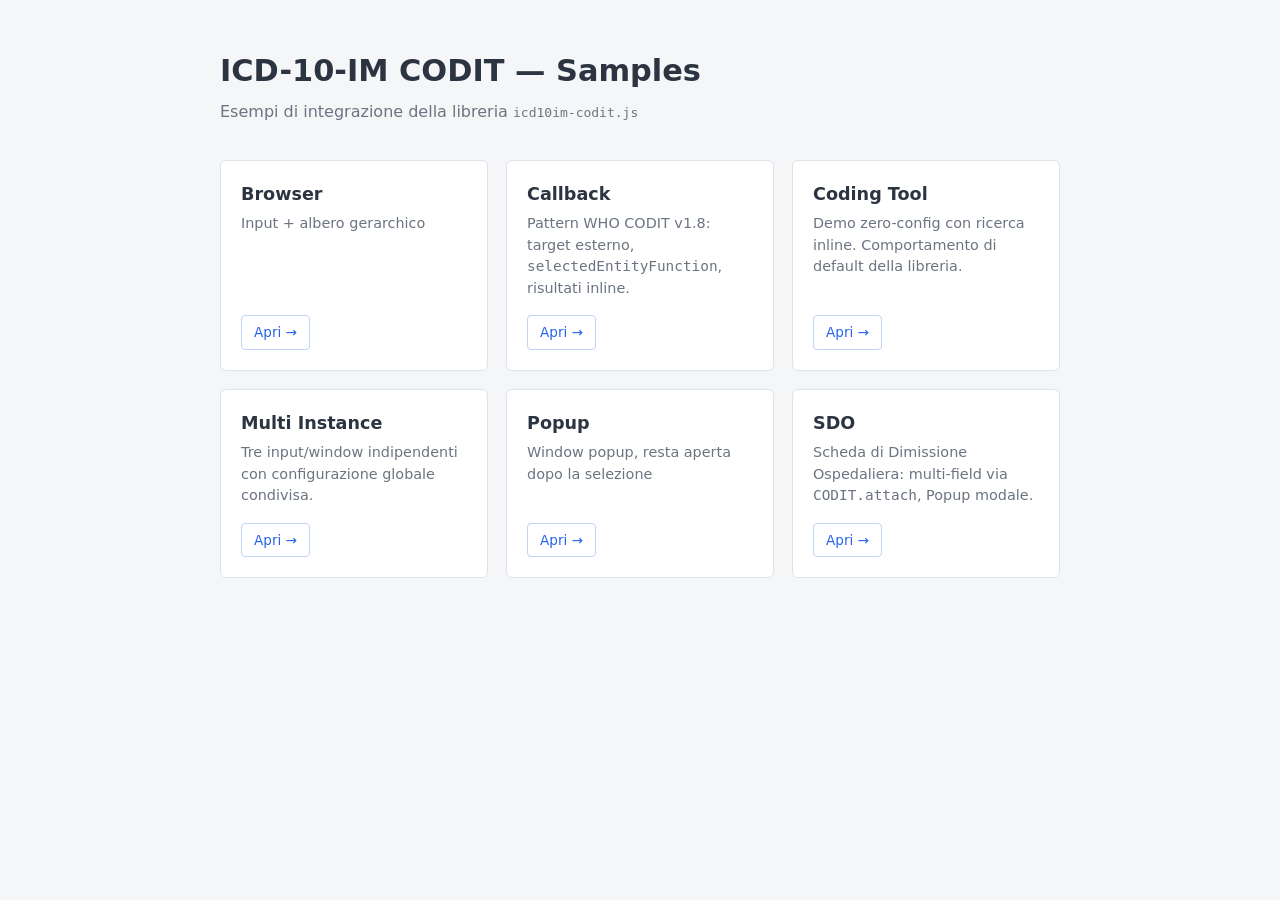
<file: icd10-im/index.html>
<!doctype html>
<html lang="it">

<head>
  <meta charset="UTF-8" />
  <meta name="viewport" content="width=device-width, initial-scale=1" />
  <title>ICD-10-IM CODIT — Samples</title>
  <style>
    :root {
      --bg: #f5f6f8;
      --card: #ffffff;
      --border: #dfe3e8;
      --text: #2b3440;
      --muted: #6b7480;
      --accent: #2563eb;
      --accent-dark: #1d4ed8;
    }

    * {
      box-sizing: border-box;
    }

    body {
      margin: 0;
      font-family: system-ui, -apple-system, sans-serif;
      background: var(--bg);
      color: var(--text);
      line-height: 1.5;
    }

    .wrap {
      max-width: 880px;
      margin: 0 auto;
      padding: 48px 20px 64px;
    }

    header h1 {
      margin: 0 0 6px;
      font-size: 1.9rem;
    }

    header p {
      margin: 0 0 36px;
      color: var(--muted);
    }

    .grid {
      display: grid;
      grid-template-columns: repeat(auto-fill, minmax(240px, 1fr));
      gap: 18px;
    }

    .card {
      display: flex;
      flex-direction: column;
      background: var(--card);
      border: 1px solid var(--border);
      border-radius: 6px;
      padding: 20px;
      text-decoration: none;
      color: inherit;
      transition: border-color .12s ease, box-shadow .12s ease;
    }

    .card:hover {
      box-shadow: 0 1px 3px rgba(0, 0, 0, .06);
      border-color: var(--accent);
    }

    .card h2 {
      margin: 0 0 6px;
      font-size: 1.1rem;
    }

    .card p {
      margin: 0 0 16px;
      font-size: .9rem;
      color: var(--muted);
      flex: 1;
    }

    .card .go {
      align-self: flex-start;
      background: transparent;
      color: var(--accent);
      font-size: .85rem;
      font-weight: 500;
      padding: 6px 12px;
      border: 1px solid #bfd3f6;
      border-radius: 4px;
    }

    .card:hover .go {
      background: #eff4fe;
      border-color: var(--accent);
      color: var(--accent-dark);
    }
  </style>
</head>

<body>
  <div class="wrap">
    <header>
      <h1>ICD-10-IM CODIT — Samples</h1>
      <p>Esempi di integrazione della libreria <code>icd10im-codit.js</code></p>
    </header>

    <main class="grid">
      <a class="card" href="Samples/Browser/browser.html">
        <h2>Browser</h2>
        <p>Input + albero gerarchico</p>
        <span class="go">Apri →</span>
      </a>

      <a class="card" href="Samples/Callback/callback.html">
        <h2>Callback</h2>
        <p>Pattern WHO CODIT v1.8: target esterno, <code>selectedEntityFunction</code>, risultati inline.</p>
        <span class="go">Apri →</span>
      </a>

      <a class="card" href="Samples/CodingTool/CodingTool.html">
        <h2>Coding Tool</h2>
        <p>Demo zero-config con ricerca inline. Comportamento di default della libreria.</p>
        <span class="go">Apri →</span>
      </a>

      <a class="card" href="Samples/MultiInstance/MultiInstance.html">
        <h2>Multi Instance</h2>
        <p>Tre input/window indipendenti con configurazione globale condivisa.</p>
        <span class="go">Apri →</span>
      </a>

      <a class="card" href="Samples/Popup/popup.html">
        <h2>Popup</h2>
        <p>Window popup, resta aperta dopo la selezione</p>
        <span class="go">Apri →</span>
      </a>

      <a class="card" href="Samples/SDO/sdo.html">
        <h2>SDO</h2>
        <p>Scheda di Dimissione Ospedaliera: multi-field via <code>CODIT.attach</code>, Popup modale.</p>
        <span class="go">Apri →</span>
      </a>
    </main>

  </div>
</body>

</html>
</file>
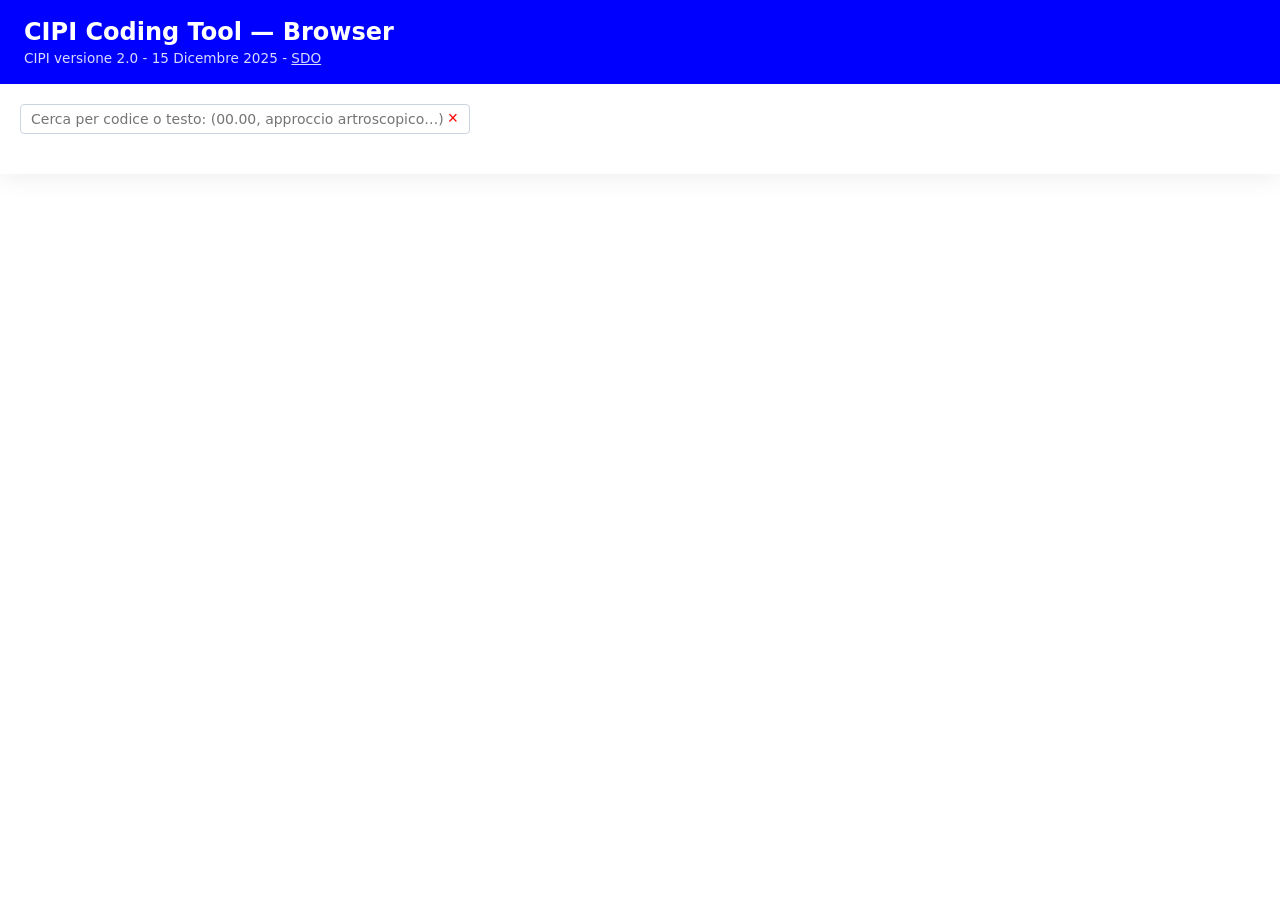
<file: cipi/Web/cipi.html>
<!doctype html>
<html lang="it">
  <head>
    <meta charset="UTF-8" />
    <meta name="viewport" content="width=device-width, initial-scale=1.0" />
    <title>CIPI Embedded Coding Tool</title>
    <link rel="stylesheet" href="../cipi-codit.css" />
    <link rel="stylesheet" href="style.css" />
  </head>

  <body>
    <div class="top-banner">
      <div class="banner-title">CIPI Coding Tool — Browser</div>
      <div class="banner-subtitle">
        CIPI versione 2.0 - 15 Dicembre 2025 -
        <a href="sdo.html" class="sdo-link">SDO</a>
      </div>
    </div>

    <div class="card">
      <div class="demo-wrap">
        <input
          type="text"
          class="ict-input"
          autocomplete="off"
          data-ict-ino="1"
          placeholder="Cerca per codice o testo: (00.00, approccio artroscopico…)"
        />
      </div>
    </div>

    <script src="../cipi-codit.js"></script>
    <script>
      // README plug-and-play: init minimale
      const mySettings = {
        apiBaseUrl: "http://localhost:8000/api/index.php",
        releaseId: "20251215",
        popupMode: true
      };
      CODIT.Handler.configure(mySettings);
    </script>
  </body>
</html>
</file>
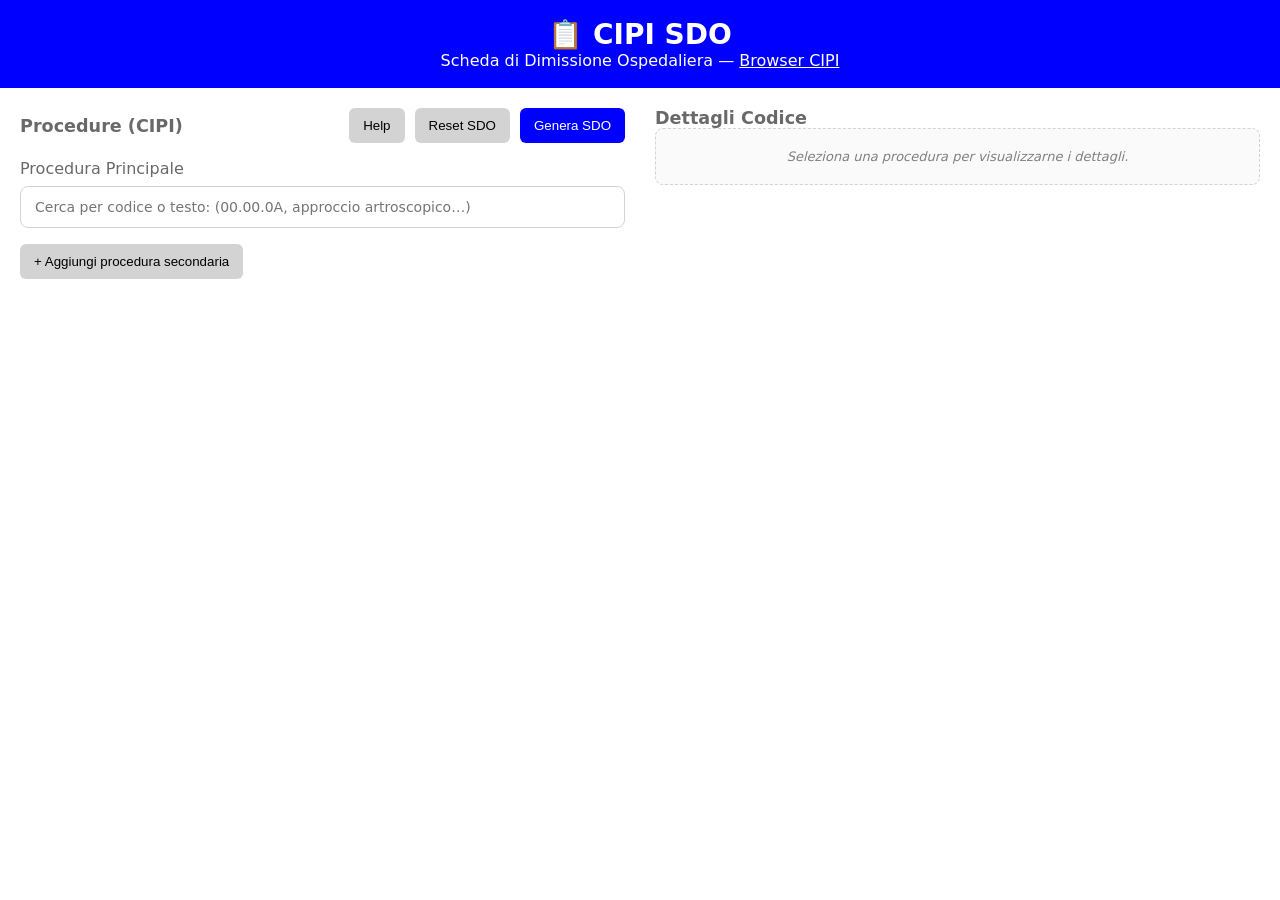
<file: cipi/Web/sdo.html>
<!doctype html>
<html lang="it">

<head>
  <meta charset="UTF-8" />
  <meta name="viewport" content="width=device-width, initial-scale=1.0" />
  <title>CIPI SDO</title>
  <link rel="stylesheet" href="style_sdo.css" />
</head>

<body>
  <header class="top-banner">
    <div class="banner-title">📋 CIPI SDO</div>
    <div class="subtitle">
      Scheda di Dimissione Ospedaliera —
      <a href="cipi.html" class="browser-link">Browser CIPI</a>
    </div>
  </header>

  <div class="main-container">
    <!-- SINISTRA -->
    <div class="left">
      <div class="diagnosi-header">
        <h2 class="section-title">Procedure (CIPI)</h2>
        <div class="topbar-actions">
          <button id="helpBtn" class="btn" type="button">Help</button>
          <button id="resetBtn" class="btn" type="button">Reset SDO</button>
          <button id="generaSdoBtn" class="btn primary" type="button">Genera SDO</button>
        </div>
      </div>

      <!-- PROCEDURA PRINCIPALE -->
      <div class="search" id="diagnosi1-container">
        <div class="search-header">
          <label for="search_diagnosi1">Procedura Principale</label>
        </div>
        <input id="search_diagnosi1" type="text" class="ict-input" autocomplete="off" data-ict-ino="diagnosi1"
          placeholder="Cerca per codice o testo: (00.00.0A, approccio artroscopico…)" />
        <div class="ict-window" data-ict-ino="diagnosi1"></div>
      </div>

      <div class="btn-container">
        <button id="addDiagnosi2Btn" class="btn" type="button">
          + Aggiungi procedura secondaria
        </button>
        <span id="max-info" class="max-info" hidden>Massimo di procedure secondarie raggiunto</span>
      </div>
    </div>

    <!-- DESTRA -->
    <div class="right">
      <h2 class="section-title">Dettagli Codice</h2>

      <div id="details-empty" class="details-empty">
        Seleziona una procedura per visualizzarne i dettagli.
      </div>

      <div id="details-box" class="details-box" style="display: none">
        <div class="detail-item">
          <strong id="detail-code" class="code"></strong>
        </div>

        <div id="detail-title" class="title"></div>

        <div class="divider"></div>

        <div class="detail-item">
          <span class="label">Tipo:</span>
          <span id="detail-classKind" class="value">—</span>
        </div>
        <div class="detail-item">
          <span class="label">Terminale:</span>
          <span id="detail-terminal" class="value">—</span>
        </div>
        <div class="detail-item" id="detail-icd9-box" style="display:none">
          <span class="label">ICD-9-CM:</span>
          <span id="detail-icd9" class="value">—</span>
        </div>
        <div class="detail-item" id="detail-ahrq-box" style="display:none">
          <span class="label">AHRQ:</span>
          <span id="detail-ahrq" class="value">—</span>
        </div>

        <div id="detail-parent-box" class="detail-block" style="display: none">
          <div class="label">Padre</div>
          <a id="detail-parent" class="value parent-clickable" href="#"></a>
        </div>

        <div id="detail-siblings-box" class="detail-block" style="display: none">
          <div class="label">Stessa categoria</div>
          <div id="detail-siblings" class="siblings-list"></div>
        </div>
      </div>

      <!-- MODALE SOSTITUZIONE CODICE -->
      <div id="substitute-modal" class="modal" style="display:none;">
        <div class="modal-content">
          <span id="close-substitute-modal" class="close">&times;</span>
          <h3>Seleziona codice sostitutivo</h3>
          <div id="substitute-parent-info" class="detail-block"></div>
          <div id="substitute-list" class="substitute-list"></div>
        </div>
      </div>

      <!-- MODALE HELP -->
      <div id="help-modal" class="modal" style="display:none;">
        <div class="modal-content help-content">
          <span id="close-help-modal" class="close">&times;</span>
          <h3>Help: SDO CIPI</h3>
          <p>
            Il sistema <strong>CIPI</strong> (Classificazione Italiana delle Procedure di Intervento)
            classifica le procedure ed interventi per ricovero ospedaliero. Ogni codice ha
            una struttura gerarchica: Capitolo (2 cifre) --> Rubrica (3 cifre) --> Sottorubrica
            (4 cifre) --> Codificante terminale.
          </p>
          <p>
            Inserisci una <strong>procedura principale</strong> e una o più
            <strong>procedure secondarie</strong>. La SDO finale mostrerà i codici CIPI
            con la corrispondente trans-codifica ICD-9-CM (se disponibile).
          </p>
          <p>
            Nella SDO sono ammessi solo codici <strong>terminali</strong> (Codificanti):
            Capitoli e Rubriche non possono essere selezionati come voce della scheda.
          </p>
        </div>
      </div>

      <!-- BOX RIEPILOGO SDO -->
      <div id="sdo-modal" class="modal" style="display:none;">
        <div class="modal-content">
          <span id="close-modal" class="close">&times;</span>

          <h3>Riepilogo SDO</h3>

          <div class="modal-columns">
            <div>
              <h4>Procedure (CIPI)</h4>
              <div id="modal-diagnosi"></div>
            </div>

            <div>
              <h4>Transcodifica ICD-9-CM</h4>
              <div id="modal-icd9"></div>
            </div>
          </div>
        </div>
      </div>
    </div>
  </div>

  <script src="../cipi-codit.js"></script>

  <script>
    const config = {
      apiBaseUrl: "http://localhost:8000/api/index.php",
      releaseId: "20251215",
      terminalOnly: true,
      debounceMs: 150,
    };

    const sdoState = {
      diagnosi1: null,
      diagnosiSecondarie: [],
    };

    let diagnosiSecondarieCount = 0;
    const MAX_SECONDARIE = 10;

    // ---- HELPERS ----

    function esc(s) {
      if (s == null) return "";
      return String(s).replace(/&/g, "&amp;").replace(/</g, "&lt;").replace(/>/g, "&gt;");
    }

    function parseInoIndex(ino) {
      const n = parseInt(String(ino).replace("diagnosi", ""), 10);
      return isNaN(n) ? -1 : n - 1;
    }

    function closeModal(id) {
      const el = document.getElementById(id);
      if (el) el.style.display = "none";
    }

    function isCodeUsedElsewhere(code, currentIno) {
      if (!code) return false;
      if (currentIno !== "diagnosi1" && sdoState.diagnosi1?.code === code) return true;
      for (let i = 0; i < sdoState.diagnosiSecondarie.length; i++) {
        const d = sdoState.diagnosiSecondarie[i];
        if (!d) continue;
        if (`diagnosi${i + 1}` === currentIno) continue;
        if (d.code === code) return true;
      }
      return false;
    }

    function getActiveSecondaryCount() {
      return document.querySelectorAll('.search[id$="-container"]:not(#diagnosi1-container)').length;
    }

    function updateMaxSecondaryUI() {
      const btn = document.getElementById("addDiagnosi2Btn");
      const info = document.getElementById("max-info");
      if (!btn) return;
      const atMax = getActiveSecondaryCount() >= MAX_SECONDARIE;
      btn.disabled = atMax;
      btn.classList.toggle("btn-disabled", atMax);
      if (info) info.hidden = !atMax;
    }

    // ---- FETCH FIGLI ----

    async function fetchChildren(parentCode) {
      if (!parentCode) return [];
      try {
        let base = config.apiBaseUrl;
        if (!/^https?:\/\//i.test(base)) base = new URL(base, window.location.origin).toString();
        const url = new URL("", base);
        url.searchParams.set("route", `/release/${config.releaseId}/entity/${encodeURIComponent(parentCode)}/children`);
        const resp = await fetch(url.toString(), { headers: { Accept: "application/json" } });
        if (!resp.ok) return [];
        const json = await resp.json();
        return Array.isArray(json.children) ? json.children : [];
      } catch {
        return [];
      }
    }

    // ---- DETTAGLI CODICE ----

    function updateDetails(data) {
      const box = document.getElementById("details-box");
      const empty = document.getElementById("details-empty");
      if (!box) return;
      if (!data) {
        box.style.display = "none";
        if (empty) empty.style.display = "block";
        return;
      }
      box.style.display = "block";
      if (empty) empty.style.display = "none";

      document.getElementById("detail-code").textContent = data.code || "";
      document.getElementById("detail-title").textContent = data.title || "";
      document.getElementById("detail-classKind").textContent = data.classKind || "—";
      document.getElementById("detail-terminal").textContent = data.isTerminal ? "sì" : "no";

      const icd9Box = document.getElementById("detail-icd9-box");
      if (data.icd9cmCode) {
        icd9Box.style.display = "";
        document.getElementById("detail-icd9").textContent = data.icd9cmCode;
      } else {
        icd9Box.style.display = "none";
      }

      const ahrqBox = document.getElementById("detail-ahrq-box");
      if (data.ahrqClass) {
        ahrqBox.style.display = "";
        document.getElementById("detail-ahrq").textContent = data.ahrqClass;
      } else {
        ahrqBox.style.display = "none";
      }

      const parentBox = document.getElementById("detail-parent-box");
      if (data.parent) {
        parentBox.style.display = "block";
        const parentEl = document.getElementById("detail-parent");
        parentEl.textContent = data.parent;
        parentEl.onclick = (ev) => {
          ev.preventDefault();
          openSubstituteModal(data);
        };
      } else {
        parentBox.style.display = "none";
      }

      // FRATELLI
      const sibBox = document.getElementById("detail-siblings-box");
      const sibContainer = document.getElementById("detail-siblings");
      sibBox.style.display = "none";
      sibContainer.innerHTML = "";
      if (data.parent) {
        fetchChildren(data.parent).then(children => {
          if (!children || children.length <= 1) return;
          sibBox.style.display = "block";
          children.forEach(child => {
            if (!child.code) return;
            const isCurrent = child.code === data.code;
            const chip = document.createElement("span");
            chip.className = "sibling-chip" + (isCurrent ? " current" : "");
            if (isCurrent) {
              chip.textContent = child.code;
              if (child.title) chip.title = child.title;
            } else {
              const a = document.createElement("a");
              a.href = "#";
              a.textContent = child.code;
              a.title = child.title || "";
              a.addEventListener("click", ev => {
                ev.preventDefault();
                const targetIno = ICT.Handler.currentCampo ?? "diagnosi1";
                ICT.Handler.selectDirect(targetIno, child);
              });
              chip.appendChild(a);
              if (child.title) {
                chip.appendChild(document.createTextNode(" " + child.title));
              }
            }
            sibContainer.appendChild(chip);
          });
        });
      }
    }

    // ---- MODALE SOSTITUZIONE ----

    async function openSubstituteModal(data) {
      if (!data?.parent) return;
      const modal = document.getElementById("substitute-modal");
      const info = document.getElementById("substitute-parent-info");
      const list = document.getElementById("substitute-list");
      if (!modal || !info || !list) return;
      info.innerHTML = `<span class="label">Padre:</span> <strong>${esc(data.parent)}</strong>`;
      list.innerHTML = "<em>Caricamento…</em>";
      modal.style.display = "flex";
      const children = await fetchChildren(data.parent);
      list.innerHTML = "";
      if (!children || children.length === 0) {
        list.innerHTML = "<em>Nessun codice compatibile.</em>";
        return;
      }
      const compatible = children.filter(c =>
        c.code && c.code !== data.code &&
        (!data.classKind || !c.classKind || c.classKind === data.classKind)
      );
      if (compatible.length === 0) {
        list.innerHTML = "<em>Nessun codice sostitutivo compatibile.</em>";
        return;
      }
      compatible.forEach(child => {
        const row = document.createElement("div");
        row.className = "substitute-row";
        const code = document.createElement("strong");
        code.textContent = child.code;
        code.className = "code";
        const title = document.createElement("span");
        title.className = "substitute-title";
        title.textContent = child.title ? " — " + child.title : "";
        row.appendChild(code);
        row.appendChild(title);
        row.addEventListener("click", () => {
          const campo = ICT.Handler.currentCampo ?? "diagnosi1";
          ICT.Handler.search(campo, child.code);
          modal.style.display = "none";
        });
        list.appendChild(row);
      });
    }

    // ---- GENERA SDO ----

    function generaSDO() {
      const mainInput = document.getElementById("search_diagnosi1");
      if (mainInput && mainInput.value.trim() && !sdoState.diagnosi1) {
        alert("Completa la selezione della procedura principale prima di generare la SDO.");
        return;
      }
      for (let i = 1; i <= diagnosiSecondarieCount; i++) {
        const id = i + 1;
        const inp = document.getElementById(`search_diagnosi${id}`);
        if (inp && inp.value.trim() && !sdoState.diagnosiSecondarie[id - 1]) {
          alert(`Completa la selezione della procedura secondaria ${i} prima di generare la SDO.`);
          return;
        }
      }

      const diagnosi = [];
      if (sdoState.diagnosi1) diagnosi.push(sdoState.diagnosi1);
      sdoState.diagnosiSecondarie.forEach(d => { if (d) diagnosi.push(d); });

      if (diagnosi.length === 0) {
        alert("Inserisci almeno una procedura");
        return;
      }

      document.getElementById("modal-diagnosi").innerHTML = diagnosi
        .map(d => `<div><strong>${esc(d.code)}</strong> — ${esc(d.title)}</div>`)
        .join("");
      document.getElementById("modal-icd9").innerHTML = diagnosi
        .map(d => d.icd9cmCode ? `<div>${esc(d.icd9cmCode)}</div>` : `<div>—</div>`)
        .join("");
      document.getElementById("sdo-modal").style.display = "flex";
    }

    // ---- RIORDINO SECONDARIE ----

    function swapSecondaryData(idA, idB) {
      const temp = sdoState.diagnosiSecondarie[idA - 1];
      sdoState.diagnosiSecondarie[idA - 1] = sdoState.diagnosiSecondarie[idB - 1];
      sdoState.diagnosiSecondarie[idB - 1] = temp;

      [idA, idB].forEach(id => {
        const data = sdoState.diagnosiSecondarie[id - 1];
        const input = document.getElementById(`search_diagnosi${id}`);
        if (!input) return;
        if (data) {
          input.value = [data.code, data.title].filter(Boolean).join(" ");
        } else {
          input.value = "";
          input.removeAttribute("data-selected-code");
        }
      });
    }

    function getSecondaryIds() {
      return [...document.querySelectorAll('.search[id$="-container"]:not(#diagnosi1-container)')]
        .map(c => parseInt(c.id.replace("diagnosi", "").replace("-container", ""), 10))
        .filter(n => !isNaN(n));
    }

    function moveSecondaryUp(id) {
      const ids = getSecondaryIds();
      const idx = ids.indexOf(id);
      if (idx <= 0) return;
      swapSecondaryData(id, ids[idx - 1]);
    }

    function moveSecondaryDown(id) {
      const ids = getSecondaryIds();
      const idx = ids.indexOf(id);
      if (idx < 0 || idx >= ids.length - 1) return;
      swapSecondaryData(id, ids[idx + 1]);
    }

    // ---- AGGIUNGI PROCEDURA SECONDARIA ----

    function addDiagnosi2() {
      if (getActiveSecondaryCount() >= MAX_SECONDARIE) {
        updateMaxSecondaryUI();
        return null;
      }

      diagnosiSecondarieCount++;
      const id = diagnosiSecondarieCount + 1;

      const container = document.createElement("div");
      container.className = "search";
      container.id = `diagnosi${id}-container`;

      container.innerHTML = `
          <div class="search-header">
            <label>Procedura Secondaria ${diagnosiSecondarieCount}</label>
            <div class="row-actions">
              <div class="move-controls">
                <button type="button" class="btn-move" data-dir="up" title="Sposta su">▲</button>
                <button type="button" class="btn-move" data-dir="down" title="Sposta giù">▼</button>
              </div>
              <button type="button" class="btn-remove" title="Rimuovi">&times;</button>
            </div>
          </div>
          <input
            id="search_diagnosi${id}"
            type="text"
            class="ict-input"
            data-ict-ino="diagnosi${id}"
            placeholder="Cerca per codice o testo…"
            autocomplete="off"
          />
        `;

      document.querySelector(".left").insertBefore(
        container,
        document.getElementById("addDiagnosi2Btn").parentElement
      );

      ICT.Handler.scanNew();

      container.querySelector(".btn-remove").addEventListener("click", () => {
        sdoState.diagnosiSecondarie[id - 1] = null;
        ICT.Handler.deregister(`diagnosi${id}`);
        container.remove();
        updateMaxSecondaryUI();
      });

      container.querySelectorAll(".btn-move").forEach(btn => {
        btn.addEventListener("click", () => {
          if (btn.dataset.dir === "up") moveSecondaryUp(id);
          else moveSecondaryDown(id);
        });
      });

      document.getElementById(`search_diagnosi${id}`)
        ?.addEventListener("focus", () => {
          ICT.Handler.currentCampo = `diagnosi${id}`;
        });

      updateMaxSecondaryUI();
      return id;
    }

    document.getElementById("addDiagnosi2Btn")
      .addEventListener("click", () => { addDiagnosi2(); });

    // ---- ICT CONFIG ----

    ICT.Handler.configure(
      {
        ...config,
        isDisabled: (code, ino) => isCodeUsedElsewhere(code, ino),
      },
      {
        onSelect: function (data) {
          if (!data?.code) return;
          const current = ICT.Handler.currentCampo ?? "diagnosi1";

          // Blocca duplicati
          if (isCodeUsedElsewhere(data.code, current)) {
            alert(`Il codice ${data.code} è già presente nella SDO.`);
            ICT.Handler.clear(current);
            return;
          }

          // Blocca entità non terminali (chapter/block/sottocategoria)
          if (!data.isTerminal) {
            alert("Nella SDO è ammesso solo un codice terminale (Codificante). Capitoli e Rubriche non sono selezionabili.");
            ICT.Handler.clear(current);
            return;
          }

          // Salva
          if (current === "diagnosi1") {
            sdoState.diagnosi1 = data;
          } else {
            const index = parseInoIndex(current);
            if (index >= 0) sdoState.diagnosiSecondarie[index] = data;
          }
          updateDetails(data);
        },

        onClear: function (ino) {
          if (ino === "diagnosi1") {
            sdoState.diagnosi1 = null;
          } else {
            const index = parseInoIndex(ino);
            if (index >= 0) sdoState.diagnosiSecondarie[index] = null;
          }
          updateDetails(null);
        },
      },
    );

    document.getElementById("search_diagnosi1")
      .addEventListener("focus", () => {
        ICT.Handler.currentCampo = "diagnosi1";
      });

    ICT.Handler.currentCampo = "diagnosi1";

    // ---- RESET ----

    document.getElementById("resetBtn").addEventListener("click", () => {
      ICT.Handler.clear("diagnosi1");
      document.getElementById("search_diagnosi1").value = "";
      for (let i = 1; i <= diagnosiSecondarieCount; i++) {
        const ino = `diagnosi${i + 1}`;
        ICT.Handler.clear(ino);
        document.getElementById(`${ino}-container`)?.remove();
      }
      sdoState.diagnosi1 = null;
      sdoState.diagnosiSecondarie = [];
      diagnosiSecondarieCount = 0;
      ICT.Handler.currentCampo = "diagnosi1";
      updateMaxSecondaryUI();
      updateDetails(null);
    });

    // ---- CLOSE HANDLERS ----

    [
      "close-modal:sdo-modal",
      "close-substitute-modal:substitute-modal",
      "close-help-modal:help-modal",
    ].forEach(pair => {
      const [btnId, modalId] = pair.split(":");
      const btn = document.getElementById(btnId);
      if (btn) btn.onclick = () => closeModal(modalId);
    });

    document.getElementById("helpBtn")?.addEventListener("click", () => {
      document.getElementById("help-modal").style.display = "flex";
    });

    document.getElementById("generaSdoBtn")?.addEventListener("click", () => {
      generaSDO();
    });

    document.addEventListener("keydown", (e) => {
      if (e.key !== "Escape") return;
      const openModals = [...document.querySelectorAll(".modal")]
        .filter(m => m.style.display && m.style.display !== "none");
      if (openModals.length > 0) {
        openModals[openModals.length - 1].style.display = "none";
      }
    });

    window.onclick = (e) => {
      if (e.target.classList.contains("modal")) {
        e.target.style.display = "none";
      }
    };
  </script>
</body>

</html>
</file>
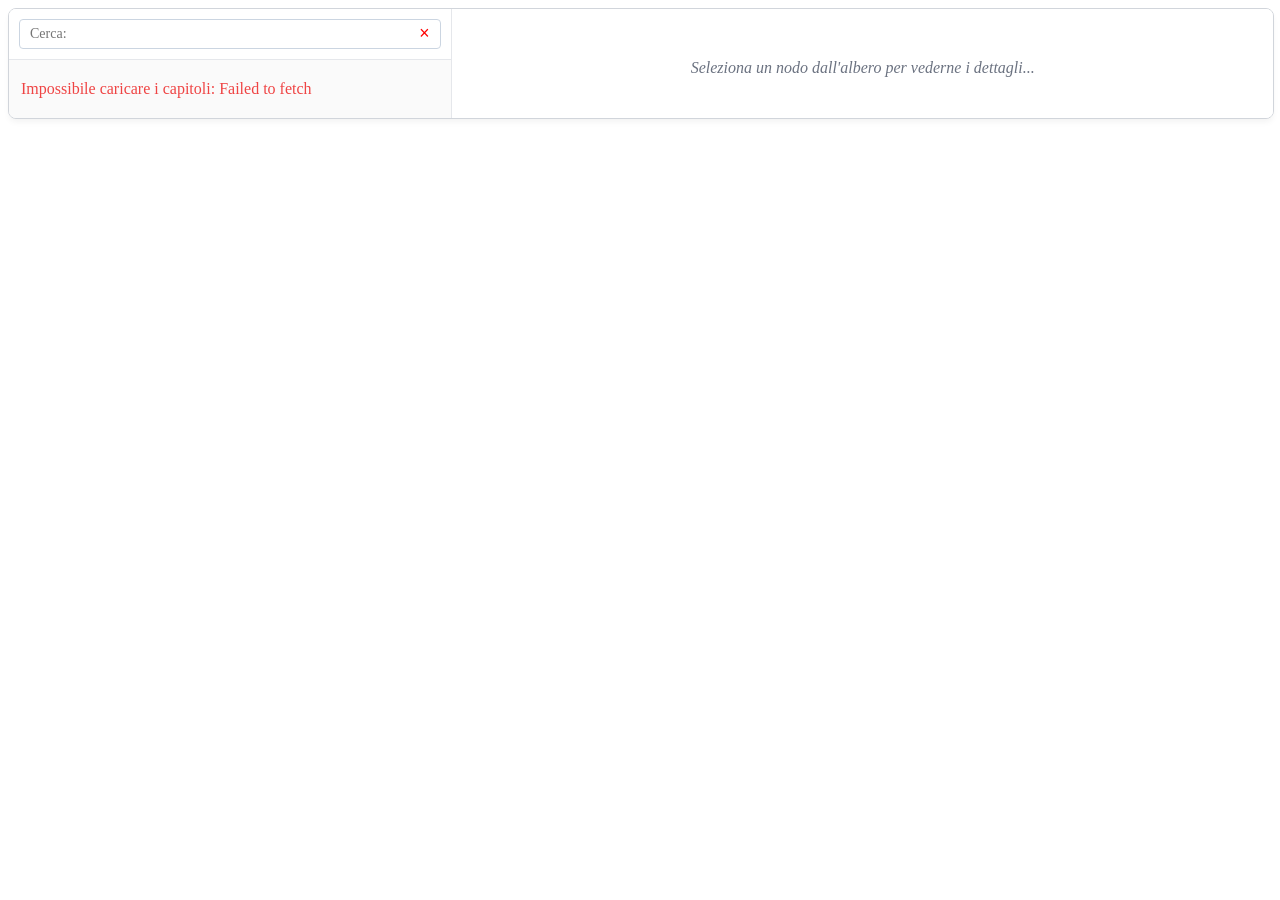
<file: cipi/Samples/Browser/browser.html>
<!doctype html>
<html lang="it">

<head>
  <meta charset="UTF-8">
  <meta name="viewport" content="width=device-width, initial-scale=1.0">
  <title>Demo Browser CODIT</title>
  <link rel="stylesheet" href="../../cipi-codit.css">
</head>

<body>

  <div class="main-wrapper">
    <input type="text" class="ict-input" autocomplete="off" data-ict-ino="1" placeholder="Cerca:">
    <div class="ict-window" data-ict-ino="1"></div>
    <div class="ict-browser" data-icb-ino="1"></div>
  </div>

  <script src="../../cipi-codit.js"></script>
  <script src="browser.js"></script>

</body>

</html>
</file>
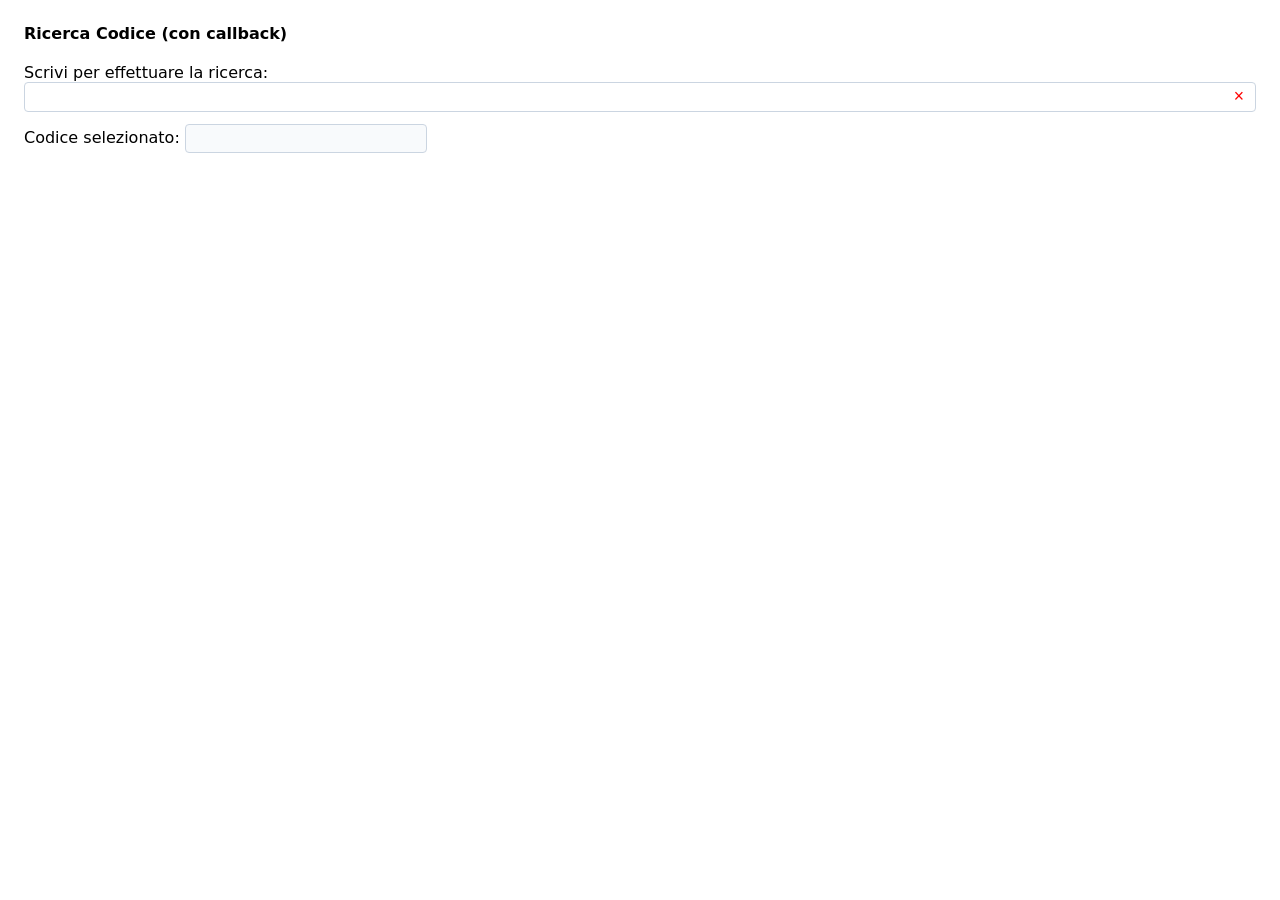
<file: cipi/Samples/Callback/callback.html>
<!doctype html>
<html lang="it">

<head>
  <meta charset="UTF-8">
  <meta name="viewport" content="width=device-width, initial-scale=1.0">
  <title>Demo Callback CODIT</title>
  <link rel="stylesheet" href="../../cipi-codit.css">
</head>

<body style="font-family: system-ui, -apple-system, sans-serif; padding: 16px;">

  <div style="margin-bottom: 20px;">
    <strong>Ricerca Codice (con callback)</strong>
  </div>

  <div style="margin-bottom: 12px;">
    Scrivi per effettuare la ricerca:
    <input type="text" data-ict-ino="1" autocomplete="off">
  </div>

  <div style="margin-bottom: 12px;">
    Codice selezionato:
    <input type="text" id="paste-selectedEntity" readonly
      style="width: 220px; padding: 6px 10px; border: 1px solid #cbd5e1; border-radius: 4px; font-family: monospace; background: #f8fafc;">
  </div>

  <script src="../../cipi-codit.js"></script>
  <script src="callback.js"></script>

</body>

</html>
</file>
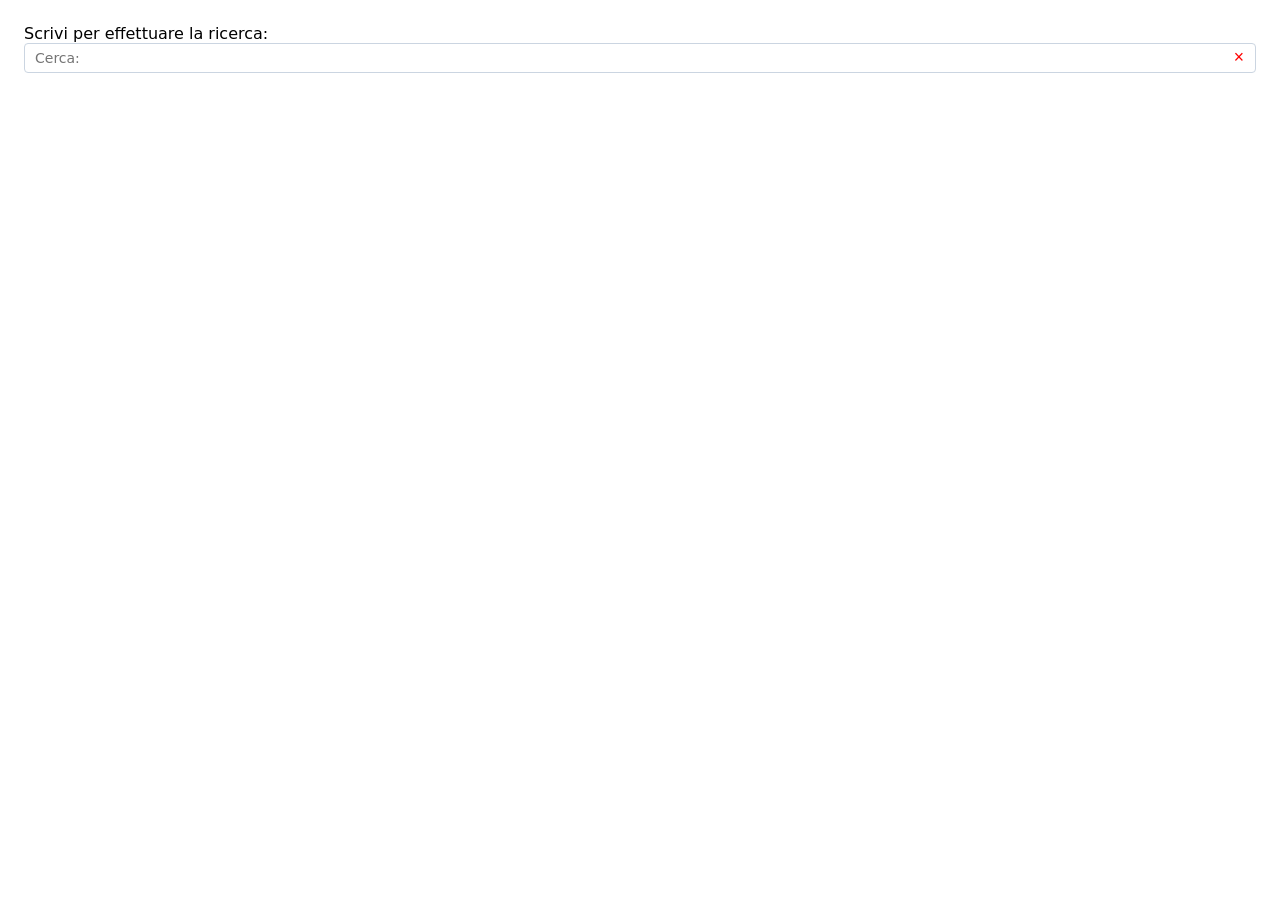
<file: cipi/Samples/CodingTool/CodingTool.html>
<!doctype html>
<html lang="it">

<head>
  <meta charset="UTF-8" />
  <title>CIPI CODIT — Coding Tool</title>
  <link rel="stylesheet" href="../../cipi-codit.css" />
</head>

<body style="font-family: system-ui, -apple-system, sans-serif; padding: 16px;">

  <div style="margin-bottom: 12px;">
    Scrivi per effettuare la ricerca:
    <input type="text" class="ict-input" data-ict-ino="1" placeholder="Cerca:" autocomplete="off" />
  </div>

  <script src="../../cipi-codit.js"></script>
  <script src="CodingTool.js"></script>

</body>

</html>
</file>
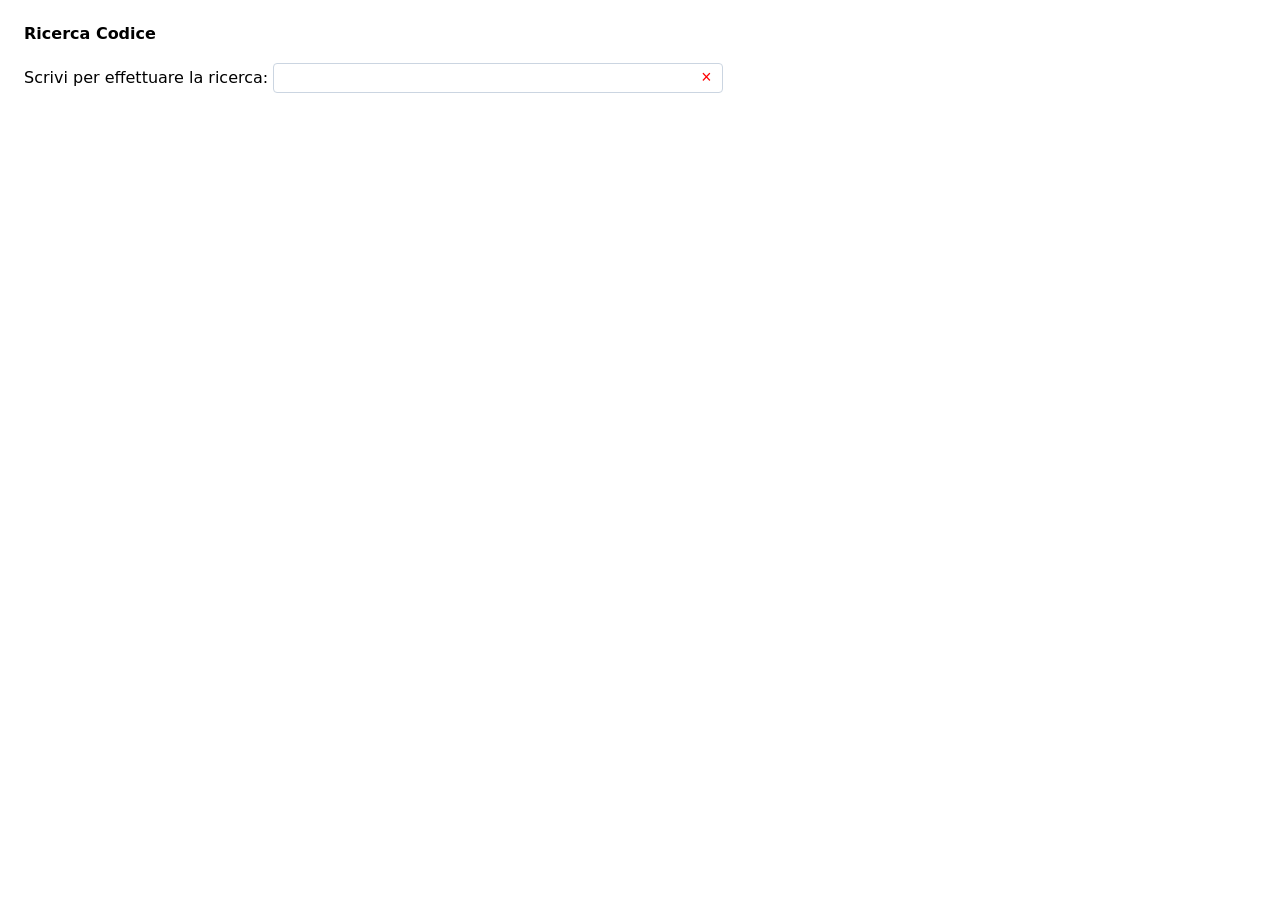
<file: cipi/Samples/Popup/popup.html>
<!doctype html>
<html lang="it">

<head>
  <meta charset="UTF-8">
  <meta name="viewport" content="width=device-width, initial-scale=1.0">
  <title>Demo Popup CODIT</title>
  <link rel="stylesheet" href="../../cipi-codit.css">
</head>

<body style="font-family: system-ui, -apple-system, sans-serif; padding: 16px;">

  <div style="margin-bottom: 20px;">
    <strong>Ricerca Codice</strong>
  </div>

  <div style="margin-bottom: 12px;">
    Scrivi per effettuare la ricerca:
    <input type="text" data-ict-ino="1" autocomplete="off">
  </div>

  <script src="../../cipi-codit.js"></script>
  <script src="popup.js"></script>

</body>

</html>
</file>
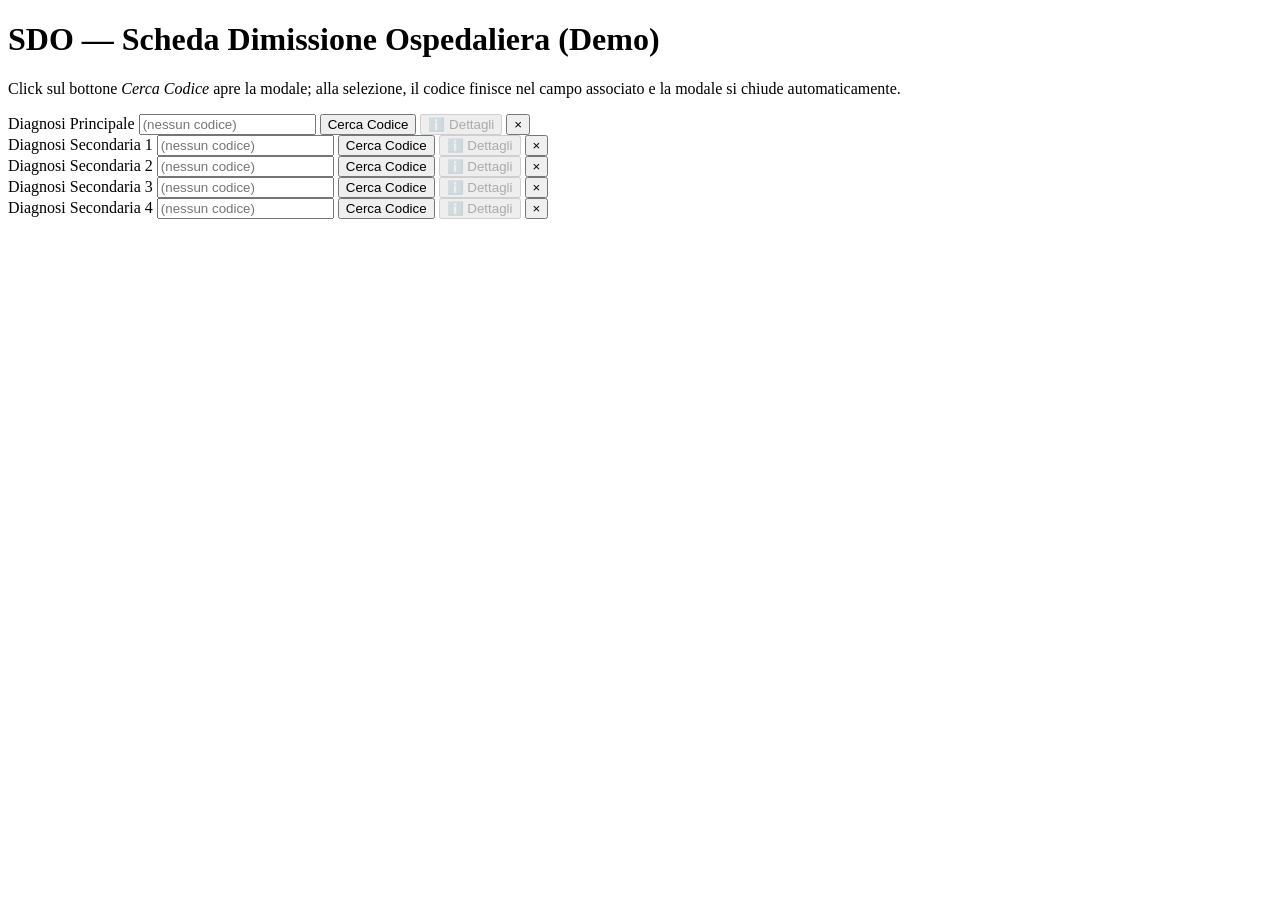
<file: cipi/Samples/SDO/sdo.html>
<!doctype html>
<html lang="it">

<head>
  <meta charset="UTF-8">
  <meta name="viewport" content="width=device-width, initial-scale=1.0">
  <title>Demo SDO — CIPI CODIT</title>

  <!-- 1. CSS della libreria -->
  <link rel="stylesheet" href="../../cipi-codit.css">
</head>

<body>

  <h1>SDO — Scheda Dimissione Ospedaliera (Demo)</h1>
  <p class="sdo-subtitle">
    Click sul bottone <em>Cerca Codice</em> apre la modale; alla selezione, il
    codice finisce nel campo associato e la modale si chiude automaticamente.
  </p>

  <div class="sdo-form">
    <div class="sdo-row">
      <label for="diag-principale">Diagnosi Principale</label>
      <input type="text" id="diag-principale" readonly placeholder="(nessun codice)">
      <button type="button" id="btn-diag-principale">Cerca Codice</button>
      <button type="button" class="sdo-info" id="info-diag-principale" disabled>ℹ️ Dettagli</button>
      <button type="button" class="sdo-clear" data-target="diag-principale"
        data-detail="info-diag-principale">×</button>
    </div>

    <div class="sdo-row">
      <label for="diag-sec-1">Diagnosi Secondaria 1</label>
      <input type="text" id="diag-sec-1" readonly placeholder="(nessun codice)">
      <button type="button" id="btn-diag-sec-1">Cerca Codice</button>
      <button type="button" class="sdo-info" id="info-diag-sec-1" disabled>ℹ️ Dettagli</button>
      <button type="button" class="sdo-clear" data-target="diag-sec-1" data-detail="info-diag-sec-1">×</button>
    </div>

    <div class="sdo-row">
      <label for="diag-sec-2">Diagnosi Secondaria 2</label>
      <input type="text" id="diag-sec-2" readonly placeholder="(nessun codice)">
      <button type="button" id="btn-diag-sec-2">Cerca Codice</button>
      <button type="button" class="sdo-info" id="info-diag-sec-2" disabled>ℹ️ Dettagli</button>
      <button type="button" class="sdo-clear" data-target="diag-sec-2" data-detail="info-diag-sec-2">×</button>
    </div>

    <div class="sdo-row">
      <label for="diag-sec-3">Diagnosi Secondaria 3</label>
      <input type="text" id="diag-sec-3" readonly placeholder="(nessun codice)">
      <button type="button" id="btn-diag-sec-3">Cerca Codice</button>
      <button type="button" class="sdo-info" id="info-diag-sec-3" disabled>ℹ️ Dettagli</button>
      <button type="button" class="sdo-clear" data-target="diag-sec-3" data-detail="info-diag-sec-3">×</button>
    </div>

    <div class="sdo-row">
      <label for="diag-sec-4">Diagnosi Secondaria 4</label>
      <input type="text" id="diag-sec-4" readonly placeholder="(nessun codice)">
      <button type="button" id="btn-diag-sec-4">Cerca Codice</button>
      <button type="button" class="sdo-info" id="info-diag-sec-4" disabled>ℹ️ Dettagli</button>
      <button type="button" class="sdo-clear" data-target="diag-sec-4" data-detail="info-diag-sec-4">×</button>
    </div>
  </div>



  <script src="../../cipi-codit.js"></script>
  <script src="sdo.js"></script>

</body>

</html>
</file>
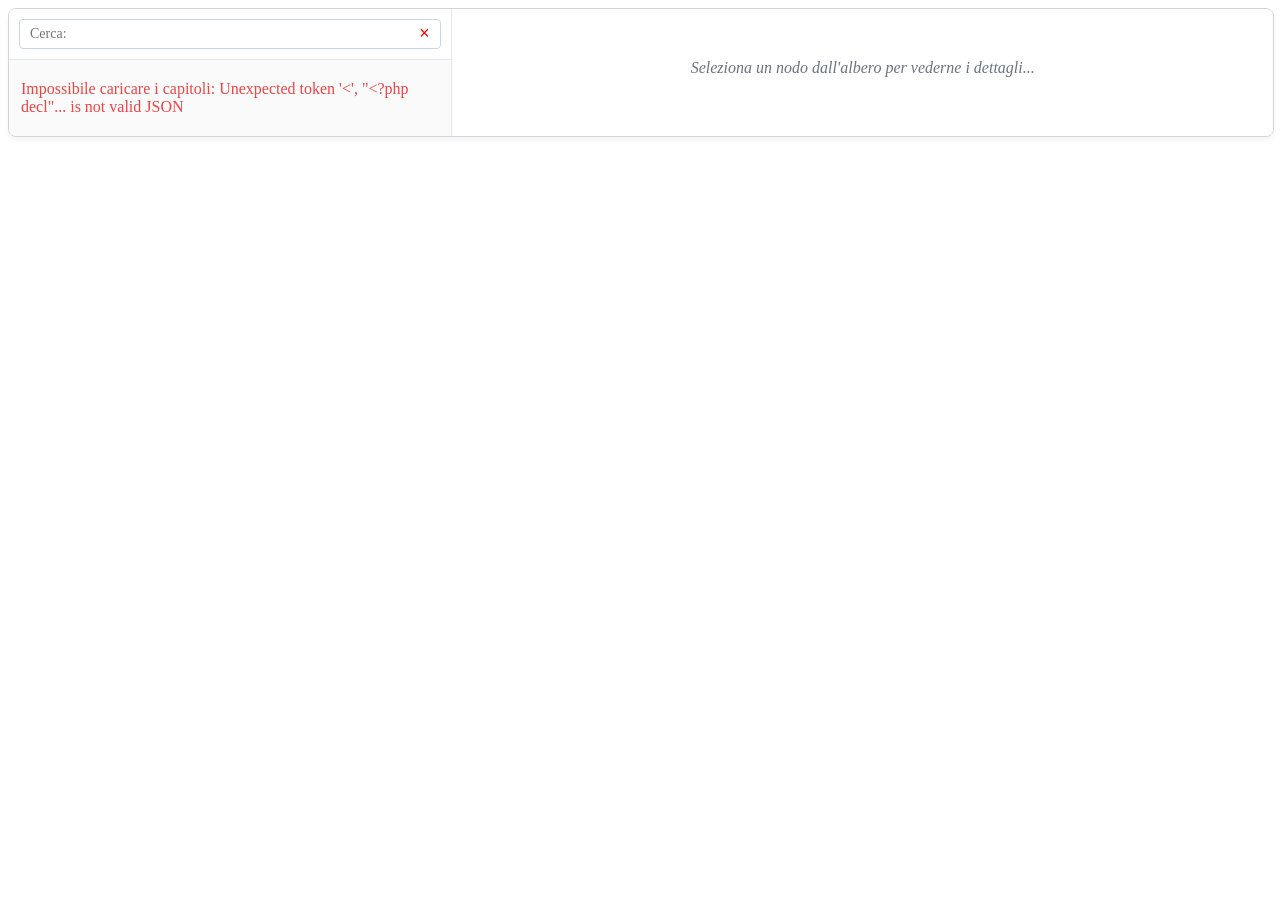
<file: icd10-im/Samples/Browser/browser.html>
﻿<!doctype html>
<html lang="it">

<head>
  <meta charset="UTF-8">
  <meta name="viewport" content="width=device-width, initial-scale=1.0">
  <title>Demo Browser CODIT</title>
  <link rel="stylesheet" href="../../icd10im-codit.css">
</head>

<body>

  <div class="main-wrapper">
    <input type="text" class="ict-input" autocomplete="off" data-ict-ino="1" placeholder="Cerca:">
    <div class="ict-window" data-ict-ino="1"></div>
    <div class="ict-browser" data-icb-ino="1"></div>
  </div>

  <script src="../../icd10im-codit.js"></script>
  <script src="browser.js"></script>

</body>

</html>
</file>
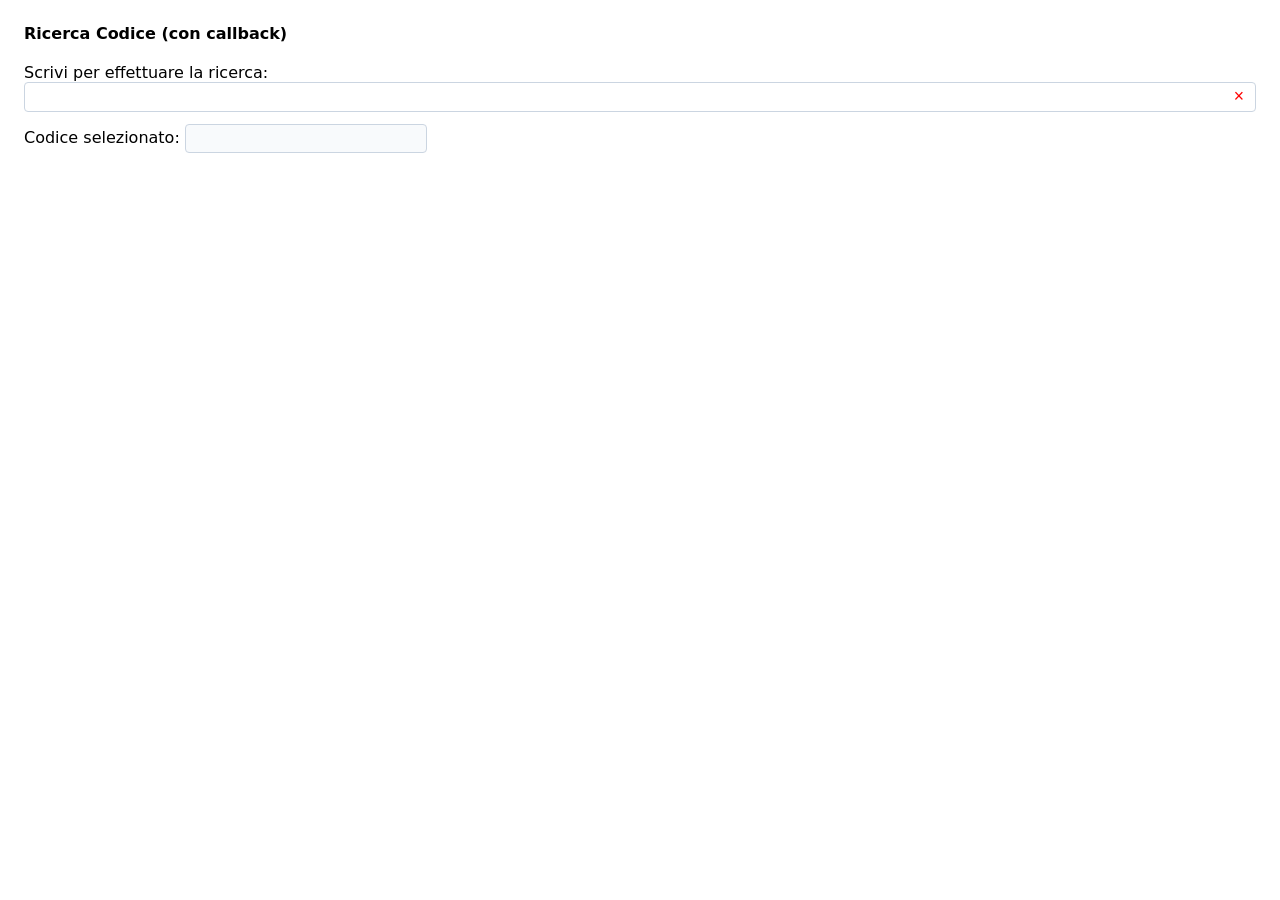
<file: icd10-im/Samples/Callback/callback.html>
﻿<!doctype html>
<html lang="it">

<head>
  <meta charset="UTF-8">
  <meta name="viewport" content="width=device-width, initial-scale=1.0">
  <title>Demo Callback CODIT</title>
  <link rel="stylesheet" href="../../icd10im-codit.css">
</head>

<body style="font-family: system-ui, -apple-system, sans-serif; padding: 16px;">

  <div style="margin-bottom: 20px;">
    <strong>Ricerca Codice (con callback)</strong>
  </div>

  <div style="margin-bottom: 12px;">
    Scrivi per effettuare la ricerca:
    <input type="text" data-ict-ino="1" autocomplete="off">
  </div>

  <div style="margin-bottom: 12px;">
    Codice selezionato:
    <input type="text" id="paste-selectedEntity" readonly
      style="width: 220px; padding: 6px 10px; border: 1px solid #cbd5e1; border-radius: 4px; font-family: monospace; background: #f8fafc;">
  </div>

  <script src="../../icd10im-codit.js"></script>
  <script src="callback.js"></script>

</body>

</html>
</file>
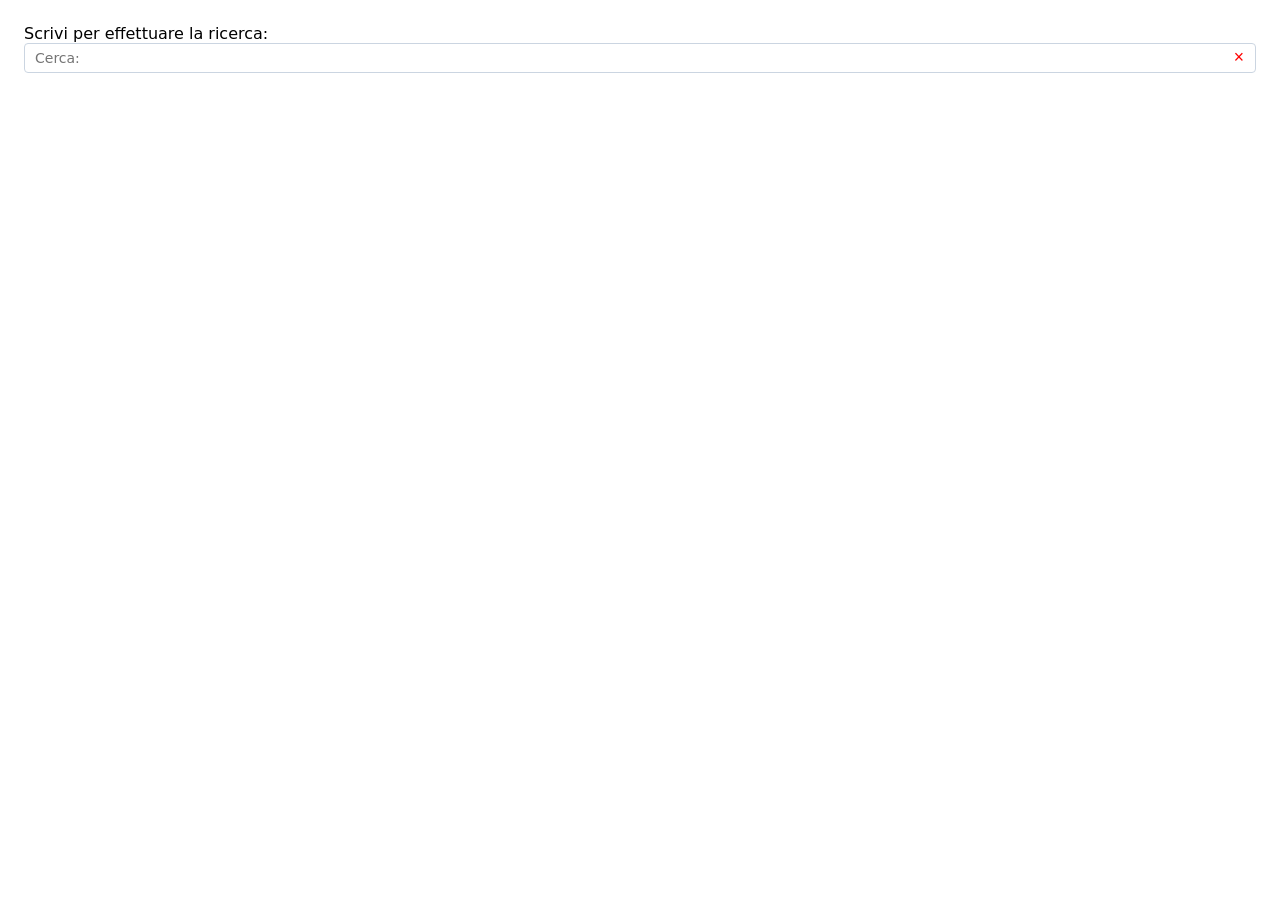
<file: icd10-im/Samples/CodingTool/CodingTool.html>
﻿<!doctype html>
<html lang="it">

<head>
  <meta charset="UTF-8" />
  <title>ICD-10-IM CODIT — Coding Tool</title>
  <link rel="stylesheet" href="../../icd10im-codit.css" />
</head>

<body style="font-family: system-ui, -apple-system, sans-serif; padding: 16px;">

  <div style="margin-bottom: 12px;">
    Scrivi per effettuare la ricerca:
    <input type="text" class="ict-input" data-ict-ino="1" placeholder="Cerca:" autocomplete="off" />
  </div>

  <script src="../../icd10im-codit.js"></script>
  <script src="CodingTool.js"></script>

</body>

</html>
</file>
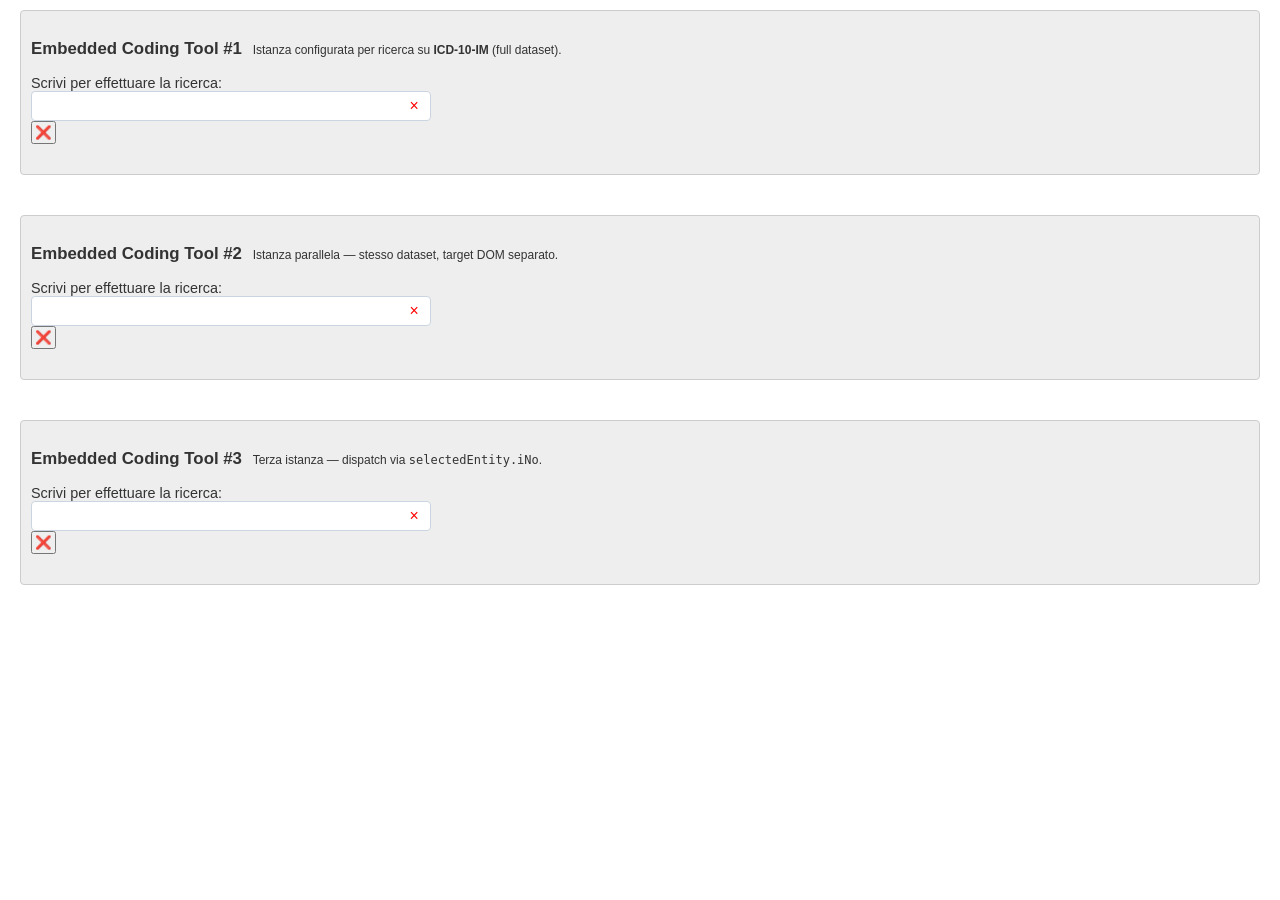
<file: icd10-im/Samples/MultiInstance/MultiInstance.html>
<!doctype html>
<html lang="it">

<head>
  <meta charset="UTF-8">
  <meta name="viewport" content="width=device-width, initial-scale=1.0">
  <title>Demo MultiInstance CODIT</title>
  <link rel="stylesheet" href="../../icd10im-codit.css">
  <style>
    body {
      font-family: "Ubuntu", Tahoma, "Helvetica Neue", Helvetica, Arial, sans-serif;
      margin: 10px 20px 20px 20px;
      padding: 0;
      font-size: 0.9rem;
      line-height: 1rem;
      color: #333;
      background-color: #fff;
    }

    .demo-instance {
      border: 1px solid #ccc;
      margin-bottom: 40px;
      padding: 10px;
      background-color: #eee;
      border-radius: 0.25rem;
    }

    .demo {
      margin-top: 20px;
    }

    .demo::after {
      clear: both;
      content: "";
      display: block;
    }

    .demo-search {
      float: left;
      margin-bottom: 20px;
    }

    .demo input.ict-input {
      width: 400px;
    }

    .demo-clear {
      cursor: pointer;
      padding: 2px;
    }

    .demo-subtitle {
      font-size: 0.75rem;
      font-weight: normal;
      margin-left: 6px;
    }

    .demo-selected {
      float: right;
      display: none;
    }

    .demo-paste-selected {
      background-color: #ff9;
      padding: 5px;
      font-family: monospace;
    }
  </style>
</head>

<body>

  <!-- ECT 1 -->
  <div class="demo-instance">
    <div class="demo">
      <h3>Embedded Coding Tool #1
        <span class="demo-subtitle">Istanza configurata per ricerca su <b>ICD-10-IM</b> (full dataset).</span>
      </h3>
      <div class="demo-search">
        Scrivi per effettuare la ricerca:
        <input type="text" class="ict-input" autocomplete="off" data-ict-ino="1">
        <button class="demo-clear" onclick="CODIT.Handler.clear('1');" title="Pulisci ricerca e risultati">❌</button>
      </div>
      <div id="demo-selected-1" class="demo-selected">
        Selezione: <span id="demo-paste-selected-1" class="demo-paste-selected"></span>
      </div>
    </div>
    <div class="ict-window" data-ict-ino="1"></div>
  </div>

  <!-- ECT 2 -->
  <div class="demo-instance">
    <div class="demo">
      <h3>Embedded Coding Tool #2
        <span class="demo-subtitle">Istanza parallela &mdash; stesso dataset, target DOM separato.</span>
      </h3>
      <div class="demo-search">
        Scrivi per effettuare la ricerca:
        <input type="text" class="ict-input" autocomplete="off" data-ict-ino="2">
        <button class="demo-clear" onclick="CODIT.Handler.clear('2');" title="Pulisci ricerca e risultati">❌</button>
      </div>
      <div id="demo-selected-2" class="demo-selected">
        Selezione: <span id="demo-paste-selected-2" class="demo-paste-selected"></span>
      </div>
    </div>
    <div class="ict-window" data-ict-ino="2"></div>
  </div>

  <!-- ECT 3 -->
  <div class="demo-instance">
    <div class="demo">
      <h3>Embedded Coding Tool #3
        <span class="demo-subtitle">Terza istanza &mdash; dispatch via <code>selectedEntity.iNo</code>.</span>
      </h3>
      <div class="demo-search">
        Scrivi per effettuare la ricerca:
        <input type="text" class="ict-input" autocomplete="off" data-ict-ino="3">
        <button class="demo-clear" onclick="CODIT.Handler.clear('3');" title="Pulisci ricerca e risultati">❌</button>
      </div>
      <div id="demo-selected-3" class="demo-selected">
        Selezione: <span id="demo-paste-selected-3" class="demo-paste-selected"></span>
      </div>
    </div>
    <div class="ict-window" data-ict-ino="3"></div>
  </div>

  <script src="../../icd10im-codit.js"></script>
  <script src="MultiInstance.js"></script>

</body>

</html>
</file>
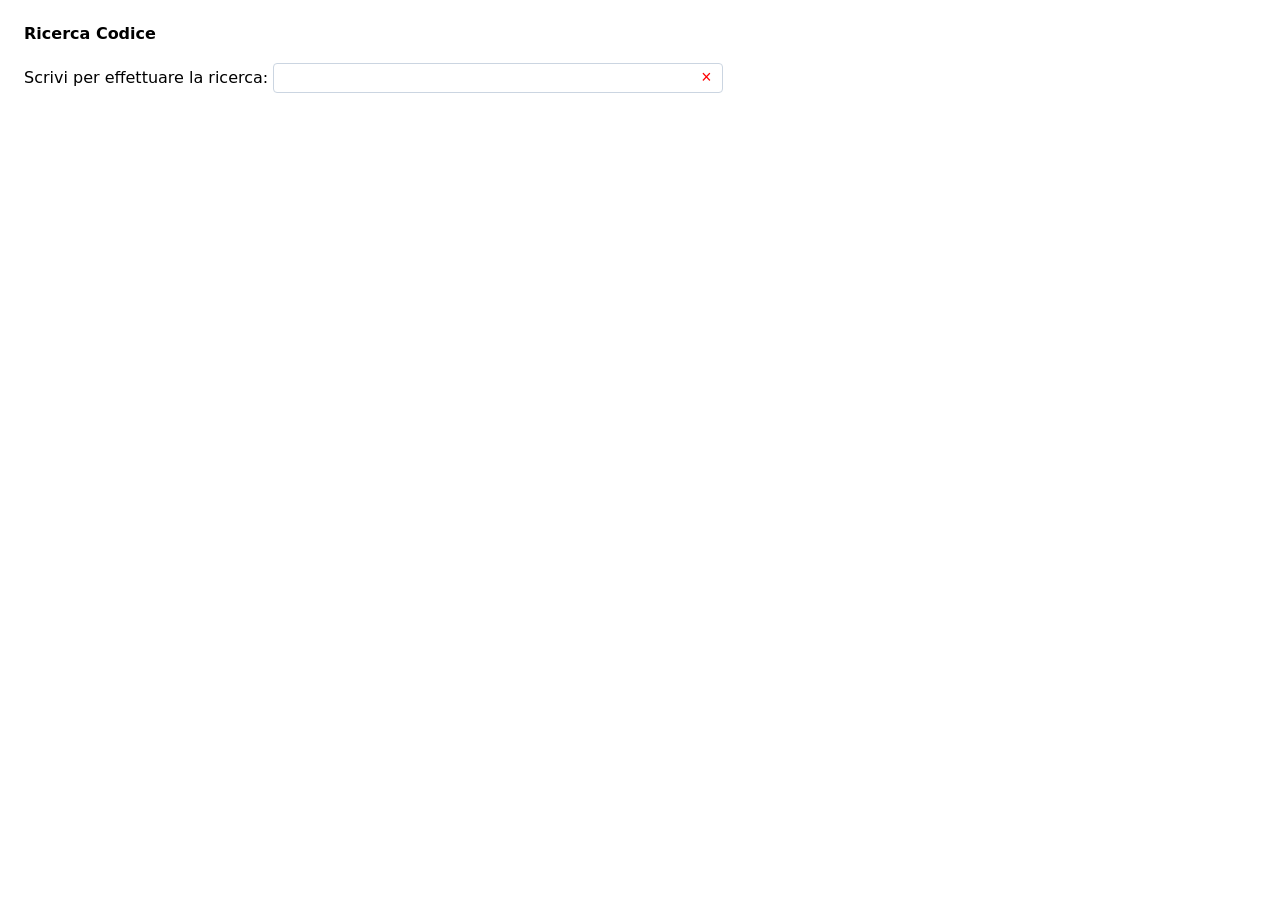
<file: icd10-im/Samples/Popup/popup.html>
﻿<!doctype html>
<html lang="it">

<head>
  <meta charset="UTF-8">
  <meta name="viewport" content="width=device-width, initial-scale=1.0">
  <title>Demo Popup CODIT</title>
  <link rel="stylesheet" href="../../icd10im-codit.css">
</head>

<body style="font-family: system-ui, -apple-system, sans-serif; padding: 16px;">

  <div style="margin-bottom: 20px;">
    <strong>Ricerca Codice</strong>
  </div>

  <div style="margin-bottom: 12px;">
    Scrivi per effettuare la ricerca:
    <input type="text" data-ict-ino="1" autocomplete="off">
  </div>

  <script src="../../icd10im-codit.js"></script>
  <script src="popup.js"></script>

</body>

</html>
</file>
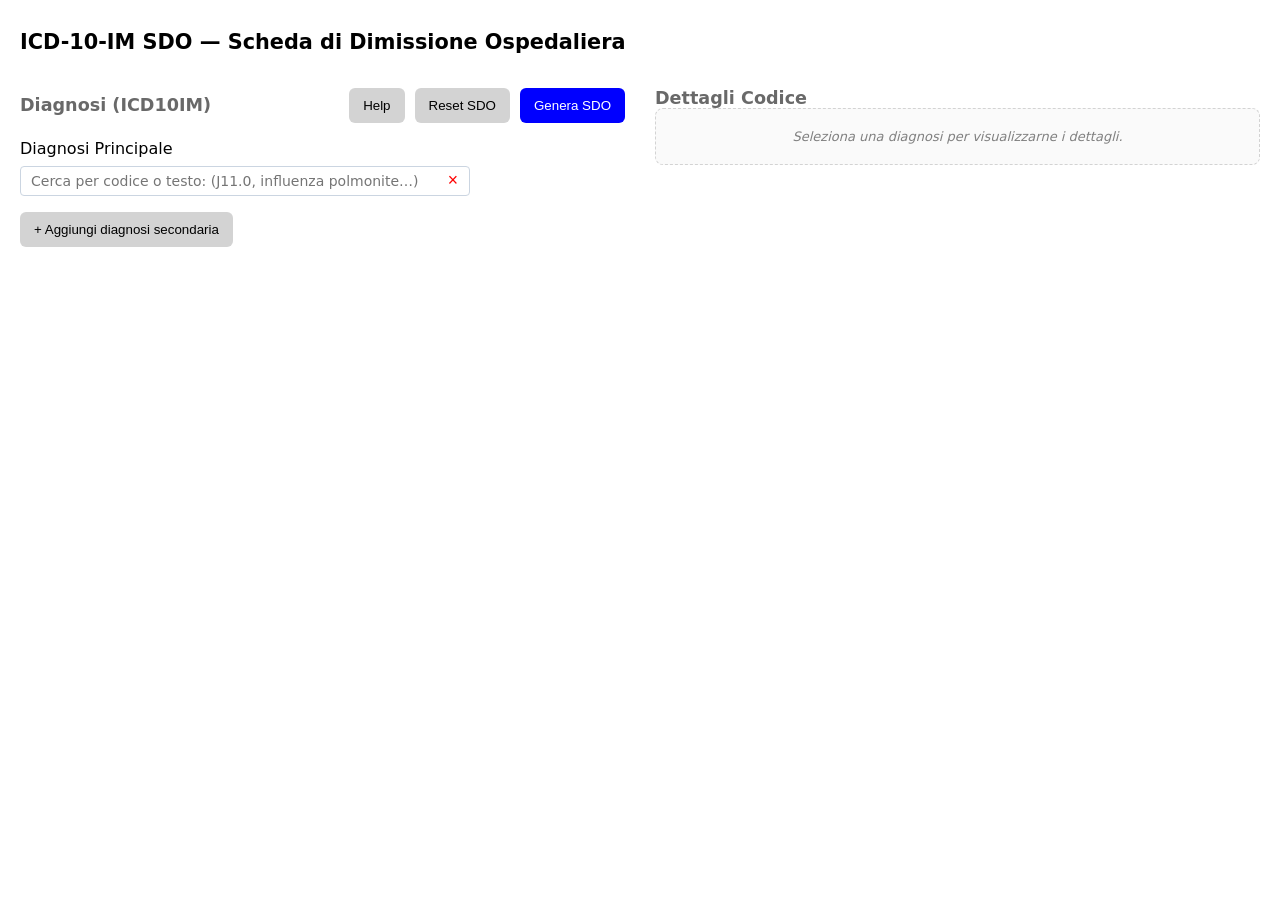
<file: icd10-im/Samples/SDO/sdo.html>
﻿<!doctype html>
<html lang="it">

<head>
  <meta charset="UTF-8" />
  <meta name="viewport" content="width=device-width, initial-scale=1.0" />
  <title>ICD-10-IM SDO</title>
  <link rel="stylesheet" href="../../icd10im-codit.css" />
</head>

<body style="font-family: system-ui, -apple-system, sans-serif; margin: 0;">

  <h1 style="font-size: 1.3rem; padding: 16px 20px 0;">
    ICD-10-IM SDO — Scheda di Dimissione Ospedaliera
  </h1>

  <div id="sdo"></div>

  <script src="../../icd10im-codit.js"></script>
  <script src="sdo.js"></script>

</body>

</html>
</file>
<file: cipi/cipi-codit.css>
/* cipi-codit.css - Core styles for the CIPI CODIT widget */

/* Widget wrapper logic */
.ict-input-wrapper {
  position: relative;
  display: inline-block;
  width: 100%;
  max-width: 450px;
  vertical-align: middle;
}

input[data-ict-ino] {
  width: 100%;
  padding: 6px 10px;
  box-sizing: border-box;
  border: 1px solid #cbd5e1;
  border-radius: 4px;
  font-family: inherit;
  font-size: 14px;
  outline: none;
}

input[data-ict-ino]:focus {
  border-color: #3b82f6;
  box-shadow: 0 0 0 2px rgba(59, 130, 246, 0.2);
}

.ict-input {
  width: 100%;
  padding: 8px 34px 8px 12px;
  white-space: normal;
  box-sizing: border-box;
  border: 1px solid #ccc;
  border-radius: 6px;
  font-size: 1em;
  transition: all 0.2s ease-in-out;
}

.ict-input:focus {
  outline: none;
  border-color: #2563eb;
  box-shadow: 0 0 0 3px rgba(37, 99, 235, 0.12);
}

/* Visual feedback: input contiene una selezione confermata */
.ict-input.ict-input-selected {
  border-color: #16a34a;
  background: #f0fdf4;
}

.ict-input.ict-input-selected:focus {
  border-color: #16a34a;
  box-shadow: 0 0 0 3px rgba(22, 163, 74, 0.18);
}

.ict-clear-btn {
  position: absolute;
  right: 8px;
  top: 50%;
  transform: translateY(-50%);
  width: 18px;
  height: 18px;
  border: none;
  background: transparent;
  cursor: pointer;
  color: red;
  font-size: 1.1em;
  line-height: 1;
  padding: 0;
  display: flex;
  align-items: center;
  justify-content: center;
  z-index: 10;
  pointer-events: auto;
}

/* Finestra risultati della ricerca */
.ict-window {
  width: max(100%, 760px);
  max-width: 96vw;
  position: absolute;
  left: 0;
  border: 1px solid #ccc;
  background: #fff;
  z-index: 1000;
  max-height: 70vh;
  overflow: hidden;
  /* lo scroll vive nei panes interni */
  display: flex;
  flex-direction: column;
  border-radius: 4px;
  box-shadow: 0 4px 6px rgba(0, 0, 0, 0.1);
  margin-top: 4px;
  font-family: inherit;
  font-size: 16px;
}

/* Inline mode (inlineResults=true): la window scorre nel flow normale del documento
   invece di flottare come dropdown absolute. Coerente con il layout di pagina. */
.ict-input-wrapper.ict-input-wrapper--inline {
  display: block;
  max-width: none;
  width: 100%;
}

.ict-window.ict-window--inline {
  position: static;
  width: 100%;
  max-width: none;
  z-index: auto;
  margin-top: 8px;
  box-shadow: 0 1px 3px rgba(0, 0, 0, 0.06);
}

/* Popover floating mode (popupMode=true): ombra+bordo marcati, header sticky.
   Esplicita position/zindex/shadow per non dipendere dall'ordine cascata. */
.ict-window.ict-window--popover {
  position: absolute;
  left: 0;
  top: 100%;
  margin-top: 6px;
  z-index: 1000;
  background: #fff;
  border: 1px solid #c7d2fe;
  border-radius: 8px;
  box-shadow: 0 12px 32px rgba(15, 23, 42, 0.22), 0 2px 6px rgba(15, 23, 42, 0.08);
  overflow: hidden;
  /* il body interno gestisce lo scroll */
  display: flex;
  flex-direction: column;
  max-height: 70vh;
  min-height: 120px;
}

.ict-window--popover .ict-window-body {
  flex: 1;
  min-height: 0;
  overflow-y: auto;
}

.ict-popover-header {
  display: flex;
  align-items: center;
  justify-content: flex-end;
  gap: 8px;
  padding: 4px 8px;
  background: #eef2ff;
  border-bottom: 1px solid #c7d2fe;
  position: sticky;
  top: 0;
  z-index: 2;
}

.ict-popover-close {
  border: none;
  background: transparent;
  cursor: pointer;
  color: #3730a3;
  font-size: 1.2em;
  line-height: 1;
  padding: 2px 8px;
  border-radius: 4px;
}

.ict-popover-close:hover {
  background: rgba(55, 48, 163, 0.12);
}

/* 2-col search layout (Word list | Destination Entities) */
.ict-search-layout {
  display: flex;
  flex-direction: row;
  width: 100%;
  background: #fff;
  min-height: 0;
  flex: 1;
  /* riempi l'altezza disponibile nella window */
  overflow: hidden;
  /* i figli gestiscono lo scroll */
}

.ict-wordlist-col {
  flex: 0 0 32%;
  max-width: 260px;
  min-width: 140px;
  border-right: 1px solid #e5e7eb;
  background: #f9fafb;
  display: flex;
  flex-direction: column;
  min-height: 0;
  /* flex shrink per attivare scroll interno */
}

.ict-wordlist-header {
  background-color: #eef2ff;
  border-bottom: 2px solid #e0e7ff;
}

.ict-wordlist {
  display: flex;
  flex-direction: column;
  flex: 1;
  min-height: 0;
  overflow-y: auto;
}

.ict-wordlist-item {
  padding: 6px 12px;
  cursor: pointer;
  font-size: 0.9em;
  color: #374151;
  border-bottom: 1px solid #f1f5f9;
  user-select: none;
}

.ict-wordlist-item:hover {
  background: #e0f2fe;
  color: #1d4ed8;
}

.ict-results-col {
  flex: 1;
  min-width: 0;
  min-height: 0;
  /* consenti shrink per scroll */
  display: flex;
  flex-direction: column;
}

@media (max-width: 600px) {
  .ict-search-layout {
    flex-direction: column;
  }

  .ict-wordlist-col {
    flex: 0 0 auto;
    max-width: none;
    border-right: none;
    border-bottom: 1px solid #e5e7eb;
  }
}

/* Focus ring su tree row (keyboard nav) */
.ict-tree-row:focus {
  outline: 2px solid #2563eb;
  outline-offset: -2px;
}

/* Matching Terms expander sotto ogni risultato */
.ict-result-wrapper {
  border-bottom: 1px solid #e5e7eb;
}

.ict-result-wrapper>.ict-result {
  border-bottom: none;
}

.ict-mt-toggle {
  padding: 4px 12px 6px 24px;
  font-size: 0.78em;
  color: #6b7280;
  cursor: pointer;
  user-select: none;
  background: #fafafa;
}

.ict-mt-toggle:hover {
  color: #1f2937;
  background: #f3f4f6;
}

.ict-mt-list {
  padding: 4px 12px 8px 36px;
  font-size: 0.85em;
  background: #fafafa;
  border-top: 1px dashed #e5e7eb;
}

.ict-mt-empty {
  color: #9ca3af;
  font-style: italic;
}

/* Bottone "Seleziona" header modale gerarchia */
.ict-popup-header-actions {
  display: flex;
  align-items: center;
  gap: 8px;
}

.ict-popup-select-btn {
  background: #16a34a;
  color: #fff;
  border: none;
}

.ict-popup-select-btn:hover {
  background: #15803d;
}

.ict-results {
  display: flex;
  flex-direction: column;
  flex: 1;
  min-height: 0;
  overflow-y: auto;
  scroll-behavior: smooth;
}

.ict-results-header {
  display: flex;
  justify-content: space-between;
  align-items: center;
  padding: 8px 12px;
  background-color: #f3f4f6;
  border-bottom: 2px solid #e5e7eb;
  position: relative;
}

/* Banner di conferma selezione (opt-in: host inietta <span class="ict-selected-banner">
   dentro .ict-results-header dopo selectedEntityFunction). Centrato absolute sul header. */
.ict-selected-banner {
  position: absolute;
  left: 50%;
  top: 50%;
  transform: translate(-50%, -50%);
  background-color: #e5e7eb;
  color: #1f2937;
  border: 1px solid #9ca3af;
  border-radius: 3px;
  padding: 1px 6px;
  font-weight: 600;
  font-size: 0.72em;
  white-space: nowrap;
  max-width: 50%;
  overflow: hidden;
  text-overflow: ellipsis;
  pointer-events: none;
}

.ict-res-head-right {
  display: flex;
  align-items: center;
  gap: 12px;
}

.ict-keyboard-shortcuts {
  position: relative;
  display: inline-block;
  cursor: help;
}

.ict-keyboard-icon {
  font-size: 1.2em;
  opacity: 0.7;
  transition: opacity 0.2s;
}

.ict-keyboard-shortcuts:hover .ict-keyboard-icon {
  opacity: 1;
}

.ict-keyboard-tooltip {
  position: absolute;
  top: 100%;
  right: 0;
  width: 290px;
  background: #f8fafc;
  color: #334155;
  padding: 12px;
  border: 1px solid #e2e8f0;
  border-radius: 6px;
  font-size: 13px;
  z-index: 1000;
  opacity: 0;
  visibility: hidden;
  transition: opacity 0.2s, visibility 0.2s;
  box-shadow: 0 10px 15px -3px rgba(0, 0, 0, 0.1), 0 4px 6px -2px rgba(0, 0, 0, 0.05);
  text-align: left;
  line-height: 1.4;
  margin-top: 8px;
  font-weight: normal;
}

.ict-keyboard-shortcuts:hover .ict-keyboard-tooltip {
  opacity: 1;
  visibility: visible;
}

.ict-kb-title {
  font-weight: bold;
  margin-bottom: 8px;
  font-size: 1.05em;
  color: #0f172a;
}

.ict-kb-list {
  list-style: none;
  padding: 0;
  margin: 0;
}

.ict-kb-list li {
  margin-bottom: 6px;
}

.ict-kb-list li:last-child {
  margin-bottom: 0;
}

.ict-kb-key {
  background: #e2e8f0;
  padding: 2px 5px;
  border-radius: 4px;
  font-family: monospace;
  font-weight: bold;
  color: #0f172a;
}

.ict-res-head-title {
  font-weight: 600;
  color: #1f2937;
  font-size: 0.9em;
}

.ict-res-head-sort {
  font-size: 0.75em;
  color: #6b7280;
}

.ict-result {
  display: flex;
  flex-direction: column;
  align-items: flex-start;
  gap: 2px;
  padding: 10px 12px;
  cursor: pointer;
  border-bottom: 1px solid #e5e7eb;
}

.ict-result:hover {
  background: #f3f4f6;
  outline: none;
}

.ict-result:focus {
  background: #e0f2fe;
  outline: 2px solid #3b82f6;
  outline-offset: -2px;
  border-radius: 2px;
}

.ict-res-code {
  font-weight: 600;
  font-size: 1.1em;
}

.ict-terminal .ict-res-code {
  color: #1f2937;
}

.ict-non-terminal .ict-res-code {
  color: #6b7280;
  font-weight: 500;
}

.ict-res-title {
  color: #374151;
  font-size: 0.95em;
  line-height: 1.3;
}

.ict-res-bottom {
  display: flex;
  gap: 8px;
  margin-top: 4px;
}

.ict-res-match {
  font-size: 0.75em;
  background-color: #f3f4f6;
  color: #4b5563;
  padding: 2px 6px;
  border-radius: 4px;
}

.ict-res-icd9 {
  font-size: 0.75em;
  color: #9ca3af;
}

.ict-loading,
.ict-empty {
  padding: 10px 12px;
  color: #6b7280;
  font-style: italic;
}

.ict-error {
  padding: 10px 12px;
  color: #ef4444;
}

.ict-more {
  padding: 10px 12px;
  font-size: 0.8em;
  color: #6b7280;
  text-align: right;
  background-color: #f9fafb;
}

/* Details Box */
.ict-details-box {
  border: 1px solid #e5e7eb;
  border-radius: 8px;
  background: white;
  padding: 14px 16px;
  margin-top: 12px;
  font-family: inherit;
  box-shadow: 0 4px 12px rgba(0, 0, 0, 0.08);
}

.ict-details-header {
  margin-bottom: 12px;
  color: #1f2937;
  display: flex;
  flex-wrap: wrap;
  align-items: baseline;
  gap: 8px;
}

.ict-details-header.ict-details-chapter {
  flex-direction: column;
  align-items: flex-start;
  gap: 4px;
}

.ict-details-code {
  font-size: 1.25em;
  color: #2563eb;
  font-weight: 700;
}

.ict-details-title-text {
  font-size: 1.1em;
  color: #1f2937;
  font-weight: 400;
}

.ict-details-badges {
  display: flex;
  gap: 8px;
  flex-wrap: wrap;
  margin-bottom: 14px;
}

.ict-details-badge {
  background: #e5e7eb;
  padding: 4px 10px;
  border-radius: 4px;
  font-size: 0.95em;
  font-weight: 600;
  color: #4b5563;
}

.ict-details-meta {
  font-size: 1em;
  color: #4b5563;
  margin-bottom: 6px;
  line-height: 1.4;
}

.ict-details-meta strong {
  color: #1f2937;
}

.ict-details-meta ul {
  margin: 6px 0 0 0;
  padding-left: 20px;
}

.ict-details-meta li {
  margin-bottom: 3px;
}

.ict-assoc-link {
  color: #2563eb;
  text-decoration: underline;
  cursor: pointer;
  font-weight: 600;
}

.ict-assoc-link:hover {
  text-decoration: none;
  color: #1d4ed8;
}

/* Exclusions list: name a sinistra, codici cliccabili allineati a destra */
.ict-excl-list {
  list-style: none;
  margin: 6px 0 10px 0;
  padding: 0;
}

.ict-excl-item {
  display: flex;
  justify-content: space-between;
  align-items: baseline;
  gap: 12px;
  padding: 4px 0;
  border-bottom: 1px dashed #e5e7eb;
  font-size: 1em;
  color: #4b5563;
  line-height: 1.4;
}

.ict-excl-item:last-child {
  border-bottom: none;
}

.ict-excl-name {
  flex: 1 1 auto;
  min-width: 0;
}

.ict-excl-codes {
  flex: 0 0 auto;
  display: inline-flex;
  flex-wrap: wrap;
  gap: 4px 8px;
  white-space: nowrap;
  font-family: ui-monospace, SFMono-Regular, Menlo, Consolas, monospace;
  font-size: 0.95em;
}

.ict-excl-codes .ict-assoc-link {
  font-weight: 600;
}

/* Details Box Specific Grids */
.ict-details-grid {
  display: grid;
  grid-template-columns: repeat(auto-fit, minmax(180px, 1fr));
  gap: 12px;
  background: transparent;
  padding: 8px 0;
  margin-top: 12px;
  margin-bottom: 16px;
  font-size: 1.05em;
}

.ict-details-grid-item {
  display: flex;
  flex-direction: column;
}

.ict-details-grid-label {
  color: #6b7280;
  font-size: 0.9em;
  text-transform: uppercase;
  letter-spacing: 0.05em;
  margin-bottom: 2px;
}

.ict-details-grid-value {
  color: #111827;
  font-weight: 500;
  font-size: 1.05em;
}

.ict-details-section-title {
  font-weight: 600;
  color: #374151;
  font-size: 1.1em;
  margin-top: 20px;
  margin-bottom: 8px;
  border-bottom: 1px solid #e5e7eb;
  padding-bottom: 4px;
}

.ict-details-assoc-list {
  border: 1px solid #e5e7eb;
  border-radius: 6px;
  padding: 0;
  list-style: none;
  background: #fff;
  margin-top: 4px;
}

.ict-details-assoc-list li {
  padding: 10px 14px;
}

.ict-details-assoc-list li+li {
  border-top: 1px solid #e5e7eb;
}

.ict-assoc-title {
  color: #4b5563;
  font-size: 1.05em;
}

/* Matching Terms list */
.ict-details-terms {
  margin: 4px 0 12px 0;
  padding-left: 20px;
  color: #1f2937;
  font-size: 1em;
}

.ict-details-terms li {
  margin: 2px 0;
  line-height: 1.35;
}

/* See in hierarchy button */
.ict-details-actions {
  margin-top: 16px;
  padding-top: 12px;
  border-top: 1px solid #e5e7eb;
  display: flex;
  justify-content: flex-end;
}

.ict-hierarchy-btn {
  display: inline-flex;
  align-items: center;
  gap: 6px;
  padding: 8px 14px;
  border: 1px solid #2563eb;
  background: #fff;
  color: #2563eb;
  border-radius: 6px;
  font-size: 0.95em;
  font-weight: 600;
  cursor: pointer;
  font-family: inherit;
  transition: background 0.15s ease, color 0.15s ease;
}

.ict-hierarchy-btn:hover {
  background: #2563eb;
  color: #fff;
}

.ict-hierarchy-icon {
  font-size: 1em;
  line-height: 1;
}

/* ========================================= */
/*       BROWSER TREE CODIT COMPONENTS         */
/* ========================================= */

.ict-browser-container {
  display: flex;
  width: 100%;
  height: 100%;
  border: 1px solid #d1d5db;
  border-radius: 8px;
  overflow: hidden;
  background: #fff;
  font-family: inherit;
  box-shadow: 0 4px 6px -1px rgba(0, 0, 0, 0.05);
}

.ict-browser-tree {
  flex: 0 0 35%;
  min-width: 300px;
  border-right: 1px solid #e5e7eb;
  background: #fafafa;
  display: flex;
  flex-direction: column;
  min-height: 0;
  /* Consente lo scroll interno in flexbox */
}

.ict-browser-tree-search {
  padding: 10px;
  border-bottom: 1px solid #e5e7eb;
  background: #fff;
}

.ict-browser-tree-scroll {
  flex: 1;
  overflow-y: auto;
  min-height: 0;
  padding: 10px 0;
}

.ict-browser-details {
  flex: 1;
  overflow-y: auto;
  padding: 20px 24px;
  background: #ffffff;
  min-height: 0;
  /* Consente lo scroll interno in flexbox */
}

/* Tree Lists */
.ict-tree-list {
  list-style: none;
  margin: 0;
  padding: 0;
}

.ict-tree-list .ict-tree-list {
  padding-left: 20px;
  display: none;
  /* hidden by default until expanded */
}

/* Quando il nodo padre è marcato come espanso, mostra i figli */
.ict-tree-node.ict-expanded>.ict-tree-list {
  display: block;
}

/* Tree Node */
.ict-tree-node {
  margin: 0;
  padding: 0;
}

.ict-tree-row {
  display: flex;
  align-items: flex-start;
  padding: 4px 8px;
  cursor: pointer;
  border-radius: 4px;
  margin: 2px 8px;
  transition: background-color 0.15s ease;
}

.ict-tree-row:hover {
  background-color: #f1f5f9;
}

.ict-tree-row.ict-tree-selected {
  background-color: #e0f2fe;
}

.ict-tree-expander {
  width: 20px;
  text-align: center;
  color: #94a3b8;
  font-size: 0.85em;
  padding-top: 2px;
  flex-shrink: 0;
  cursor: default;
}

.ict-tree-expander.ict-has-children {
  color: #475569;
  cursor: pointer;
}

.ict-tree-expander.ict-has-children:hover {
  color: #0f172a;
}

.ict-tree-label {
  flex: 1;
  font-size: 0.95em;
  color: #1f2937;
  line-height: 1.4;
}

.ict-tree-label strong {
  color: #2563eb;
  margin-right: 4px;
}

/* Responsiveness */
@media (max-width: 600px) {
  .ict-browser-container {
    flex-direction: column;
  }

  .ict-browser-tree {
    flex: 0 0 50%;
    max-width: 100%;
    border-right: none;
    border-bottom: 1px solid #e5e7eb;
  }
}

/* ========================================= */
/*              POPUP MODAL                   */
/* ========================================= */

.ict-popup-overlay {
  position: fixed;
  inset: 0;
  background: rgba(15, 23, 42, 0.45);
  z-index: 9000;
  display: flex;
  align-items: center;
  justify-content: center;
  padding: 16px;
  box-sizing: border-box;
  font-family: system-ui, -apple-system, sans-serif;
}

.ict-popup-modal {
  background: #fff;
  border-radius: 10px;
  width: 100%;
  max-width: 960px;
  height: 80vh;
  max-height: 720px;
  display: flex;
  flex-direction: column;
  box-shadow: 0 20px 50px rgba(0, 0, 0, 0.25);
  overflow: hidden;
}

.ict-popup-header {
  display: flex;
  justify-content: space-between;
  align-items: center;
  padding: 12px 16px;
  border-bottom: 1px solid #e5e7eb;
  background: #f9fafb;
}

.ict-popup-title {
  font-weight: 600;
  font-size: 1.05em;
  color: #1f2937;
}

.ict-popup-close {
  background: none;
  border: none;
  font-size: 1.6em;
  line-height: 1;
  cursor: pointer;
  color: #6b7280;
  padding: 0 6px;
}

.ict-popup-close:hover {
  color: #111827;
}

.ict-popup-body {
  flex: 1;
  display: flex;
  flex-direction: column;
  gap: 10px;
  padding: 14px 16px;
  overflow: hidden;
  min-height: 0;
}

.ict-popup-browser {
  flex: 1;
  min-height: 0;
  display: flex;
  flex-direction: row;
}

/* Footer modale: anteprima + azioni Conferma/Annulla */
.ict-popup-footer {
  display: flex;
  justify-content: space-between;
  align-items: center;
  padding: 10px 16px;
  border-top: 1px solid #e5e7eb;
  background: #f9fafb;
  gap: 12px;
}

.ict-popup-preview-label {
  font-size: 0.9em;
  color: #6b7280;
  font-style: italic;
  flex: 1;
  min-width: 0;
  overflow: hidden;
  text-overflow: ellipsis;
  white-space: nowrap;
}

.ict-popup-preview-label.ict-popup-preview-active {
  color: #0f172a;
  font-style: normal;
  font-weight: 600;
}

.ict-popup-actions {
  display: flex;
  gap: 8px;
}

.ict-popup-btn {
  padding: 8px 14px;
  border: none;
  border-radius: 6px;
  cursor: pointer;
  font-size: 0.9em;
  font-weight: 600;
  font-family: inherit;
  transition: background 0.15s ease;
}

.ict-popup-cancel {
  background: #e5e7eb;
  color: #374151;
}

.ict-popup-cancel:hover {
  background: #d1d5db;
}

.ict-popup-confirm {
  background: #16a34a;
  color: #fff;
}

.ict-popup-confirm:hover:not([disabled]) {
  background: #15803d;
}

.ict-popup-confirm[disabled] {
  background: #cbd5e1;
  color: #f1f5f9;
  cursor: not-allowed;
}

/* Compattezza popup: ricerca distinta dall'albero */
.ict-popup-modal .ict-browser-tree-search {
  padding: 8px;
  background: #f9fafb;
}

.ict-popup-modal .ict-browser-tree {
  background: #fff;
}

.ict-popup-modal .ict-browser-tree-scroll {
  padding: 6px 0;
}

.ict-popup-modal .ict-browser-details {
  padding: 14px 18px;
}

/* Modale dettagli (showDetail): popup compatto con scroll interno */
.ict-popup-detail-body {
  overflow: auto;
  padding: 14px 18px;
}

.ict-popup-detail-box {
  border: none !important;
  box-shadow: none !important;
  margin: 0 !important;
  padding: 0 !important;
}

/* ========================================= */
/*                 TOAST                      */
/* ========================================= */

.ict-toast {
  position: fixed;
  bottom: 24px;
  right: 24px;
  background: #111827;
  color: #f9fafb;
  padding: 10px 16px;
  border-radius: 8px;
  font-size: 0.9em;
  font-weight: 500;
  box-shadow: 0 6px 18px rgba(0, 0, 0, 0.25);
  z-index: 9100;
  opacity: 0.95;
  transition: opacity 0.3s ease, transform 0.3s ease;
  font-family: system-ui, -apple-system, sans-serif;
  pointer-events: none;
}

.ict-toast.ict-toast-out {
  opacity: 0;
  transform: translateY(12px);
}

/* ========================================= */
/*           TREE REVEAL (search hint)        */
/* ========================================= */

.ict-tree-row.ict-tree-revealed {
  background-color: #fef3c7;
  outline: 1px dashed #f59e0b;
  outline-offset: -1px;
}

.ict-tree-row.ict-tree-revealed.ict-tree-selected {
  background-color: #e0f2fe;
  outline: none;
}

/* ========================================= */
/*        WINDOW BODY (flex container)        */
/* ========================================= */

.ict-window-body {
  flex: 1;
  min-height: 0;
  display: flex;
  flex-direction: column;
  overflow: hidden;
  /* i figli scrollano, non il body */
}

/* ========================================= */
/*          CUSTOM SCROLLBAR STYLING          */
/* ========================================= */

/* Scrollbar per i pannelli scrollabili della libreria */
.ict-results::-webkit-scrollbar,
.ict-wordlist::-webkit-scrollbar,
.ict-browser-tree-scroll::-webkit-scrollbar,
.ict-browser-details::-webkit-scrollbar,
.ict-window-body::-webkit-scrollbar {
  width: 8px;
}

.ict-results::-webkit-scrollbar-track,
.ict-wordlist::-webkit-scrollbar-track,
.ict-browser-tree-scroll::-webkit-scrollbar-track,
.ict-browser-details::-webkit-scrollbar-track,
.ict-window-body::-webkit-scrollbar-track {
  background: #f1f5f9;
  border-radius: 4px;
}

.ict-results::-webkit-scrollbar-thumb,
.ict-wordlist::-webkit-scrollbar-thumb,
.ict-browser-tree-scroll::-webkit-scrollbar-thumb,
.ict-browser-details::-webkit-scrollbar-thumb,
.ict-window-body::-webkit-scrollbar-thumb {
  background: #cbd5e1;
  border-radius: 4px;
  border: 1px solid #f1f5f9;
}

.ict-results::-webkit-scrollbar-thumb:hover,
.ict-wordlist::-webkit-scrollbar-thumb:hover,
.ict-browser-tree-scroll::-webkit-scrollbar-thumb:hover,
.ict-browser-details::-webkit-scrollbar-thumb:hover,
.ict-window-body::-webkit-scrollbar-thumb:hover {
  background: #94a3b8;
}

/* Firefox scrollbar styling */
.ict-results,
.ict-wordlist,
.ict-browser-tree-scroll,
.ict-browser-details,
.ict-window-body {
  scrollbar-width: thin;
  scrollbar-color: #cbd5e1 #f1f5f9;
}

/* ============================================================
   SKELETON LOADER — placeholder animato per il pannello dettagli.
   Sostituisce il vecchio ".ict-loading" testuale --> no layout shift
   all'arrivo del contenuto reale.

   Doppio paradigma garantito:
   - INLINE (popupMode=false): il wrapper si adatta alla larghezza
     del contenitore host (es. pannello destro del Browser, mtList
     espandibile sotto un risultato).
   - POPOVER (popupMode=true): il wrapper resta nei limiti del
     `.ict-window--popover` (max-h 70vh, body overflow-y auto) -->
     skeleton scrolla internamente senza deformare il layout host.

   `box-sizing: border-box` + `max-width: 100%` + grid `auto-fit`
   --> cell che si riducono in spazi stretti invece di overflow.
   ============================================================ */
.ict-skeleton-wrapper {
  box-sizing: border-box;
  width: 100%;
  max-width: 100%;
  padding: 14px 16px;
  display: flex;
  flex-direction: column;
  gap: 10px;
  /* Rispetta i container piccoli (Details inline dentro un risultato di
     una colonna stretta del popover): nessuna altezza forzata. */
}

.ict-skeleton-bar {
  border-radius: 6px;
  height: 12px;
  max-width: 100%;
  background: linear-gradient(90deg,
      #eef2f7 0%,
      #f7fafc 40%,
      #ffffff 50%,
      #f7fafc 60%,
      #eef2f7 100%);
  background-size: 200% 100%;
  animation: ict-skeleton-shimmer 1.4s ease-in-out infinite;
}

.ict-skeleton-bar--title {
  height: 22px;
  width: 55%;
  margin-bottom: 4px;
}

.ict-skeleton-bar--meta {
  height: 14px;
  width: 35%;
}

.ict-skeleton-grid {
  display: grid;
  /* auto-fit + minmax --> in popover stretto le cell si comprimono
     invece di overflow orizzontale. */
  grid-template-columns: repeat(auto-fit, minmax(60px, 1fr));
  gap: 8px;
  margin: 4px 0 8px;
}

.ict-skeleton-bar--cell {
  height: 38px;
  min-width: 0;
  /* consenti shrink dentro grid */
}

.ict-skeleton-bar--section {
  height: 16px;
  width: 28%;
  min-width: 80px;
  margin-top: 6px;
}

.ict-skeleton-bar--line {
  height: 12px;
  width: 100%;
}

.ict-skeleton-bar--short {
  width: 60%;
}

.ict-skeleton-bar--medium {
  width: 80%;
}

@keyframes ict-skeleton-shimmer {
  0% {
    background-position: 200% 0;
  }

  100% {
    background-position: -200% 0;
  }
}

/* Padding ridotto quando lo skeleton vive dentro un result-wrapper
   (Details inline pre-select) --> ottimizzato per spazi stretti. */
.ict-mt-list .ict-skeleton-wrapper {
  padding: 10px 12px;
  gap: 8px;
}

/* Riduci motion se l'utente preferisce — usa solo pulse */
@media (prefers-reduced-motion: reduce) {
  .ict-skeleton-bar {
    animation: ict-skeleton-pulse 1.6s ease-in-out infinite;
    background: #eef2f7;
  }

  @keyframes ict-skeleton-pulse {

    0%,
    100% {
      opacity: 1;
    }

    50% {
      opacity: 0.55;
    }
  }
}
</file>
<file: cipi/Web/style.css>
body {
  font-family: system-ui, sans-serif;
  margin: 0 auto;
}

.sdo-link,
.sdo-link:link,
.sdo-link:visited,
.sdo-link:hover,
.sdo-link:active {
  color: white;
  cursor: pointer;
  text-decoration: underline;
}

.card {
  border: none;
  padding: 20px;
  box-shadow: 0 6px 22px rgba(0, 0, 0, 0.06);
}

.demo-wrap {
  position: relative;
  margin-bottom: 20px;
  max-width: 600px;
}

/* Banner in alto */
.top-banner {
  background: blue;
  color: white;
  padding: 18px 24px;
}

.banner-title {
  font-size: 1.5em;
  font-weight: 700;
}

.banner-subtitle {
  font-size: 0.85em;
  opacity: 0.85;
  margin-top: 4px;
}
</file>
<file: cipi/Web/style_sdo.css>
* {
  margin: 0;
  padding: 0;
  box-sizing: border-box;
}

body {
  font-family: system-ui, sans-serif;
  background: white;
  color: dimgray;
}

/* Nasconde la details-box auto-generata dalla libreria */
.ict-details-box {
  display: none !important;
}

/* Nasconde il bottone X (pulisci ricerca) dagli input */
.ict-clear-btn {
  display: none !important;
}

/* Risultato duplicato (già selezionato in altro campo) */
.ict-result-disabled {
  opacity: 0.4;
  pointer-events: none;
  cursor: default;
}

.ict-res-disabled-label {
  font-size: 11px;
  color: #ef4444;
  font-style: italic;
  margin-left: auto;
}

.browser-link,
.browser-link:link,
.browser-link:visited,
.browser-link:hover,
.browser-link:active {
  color: white;
  cursor: pointer;
  text-decoration: underline;
}

/* MODALE */

.modal {
  position: fixed;
  top: 0;
  left: 0;
  width: 100%;
  height: 100%;
  background: rgba(0, 0, 0, 0.3);
  display: flex;
  justify-content: center;
  align-items: center;
}

.modal-content {
  background: white;
  padding: 20px;
  width: 600px;
  border-radius: 8px;
}

.close {
  float: right;
  cursor: pointer;
  font-size: 20px;
}

.modal-columns {
  display: flex;
  gap: 20px;
  margin-top: 15px;
}

/* ========================= */
/* LAYOUT GENERALE */
/* ========================= */
@media (max-width: 768px) {
  .ict-window {
    width: 100%;
  }
}

.left {
  display: flex;
  flex-direction: column;
  align-items: stretch;
  gap: 16px;
}

.search {
  display: flex;
  flex-direction: column;
  gap: 8px;
}

.section-title {
  font-size: 1.1rem;
  font-weight: 600;
  color: dimgray;
}

.btn-container {
  display: flex;
}

/** Banner in alto **/

.top-banner {
  background: blue;
  color: white;
  padding: 18px 24px;
  text-align: center;
}

.banner-title {
  font-size: 28px;
  font-weight: bold;
}

.diagnosi-header {
  display: flex;
  align-items: center;
  justify-content: space-between;
}

.topbar-actions {
  display: flex;
  gap: 10px;
}

/* INPUT */

.ict-input {
  width: 100%;
  padding: 12px 40px 12px 14px;
  border: 1px solid lightgray;
  border-radius: 8px;
  font-size: 14px;
  font-family: inherit;
}

.ict-input:focus {
  outline: none;
  border-color: blue;
  box-shadow: 0 0 0 3px lightblue;
}

/* DROPDOWN RISULTATI */

.ict-window {
  width: 100%;
  position: absolute;
  background: white;
  border: 1px solid #ddd;
  border-radius: 6px;
  z-index: 1000;
  max-height: 300px;
  overflow-y: auto;
  display: none;
}

.ict-result {
  display: flex;
  align-items: center;
  gap: 12px;
  padding: 10px 12px;
  cursor: pointer;
  border-bottom: 1px solid #f0f0f0;
  transition: background 0.2s;
}

.ict-result:hover,
.ict-result:focus,
.ict-result-active {
  background: white;
}

.ict-result.ict-terminal {
  font-weight: 500;
}

.ict-result.ict-non-terminal {
  opacity: 0.7;
}

.ict-error {
  color: red;
}

.main-container {
  display: flex;
  gap: 30px;
  padding: 20px;
}

.left,
.right {
  flex: 1;
}

.btn {
  padding: 10px 14px;
  border: none;
  background: lightgray;
  border-radius: 6px;
  cursor: pointer;
}

.btn.primary {
  background: blue;
  color: white;
}

.divider {
  height: 1px;
  background: lightgray;
  margin: 12px 0;
}

.detail-item {
  margin-bottom: 10px;
  font-size: 13px;
}

.label {
  font-weight: bold;
  margin-right: 6px;
}

.value {
  color: #555;
}


/* TAG */
.tag {
  display: inline-block;
  padding: 4px 8px;
  border-radius: 6px;
  font-size: 12px;
  font-weight: bold;
  margin-left: 4px;
}

/* Genitore cliccabile */
.parent-clickable {
  color: blue;
  text-decoration: underline;
  cursor: pointer;
}
.parent-clickable:hover {
  text-decoration: none;
}

/* Lista sostituzione codici nel modale */
.substitute-list {
  max-height: 360px;
  overflow-y: auto;
  margin-top: 10px;
  display: flex;
  flex-direction: column;
  gap: 4px;
}
.substitute-row {
  padding: 8px 10px;
  border: 1px solid #e5e7eb;
  border-radius: 6px;
  cursor: pointer;
  font-size: 13px;
  display: flex;
  align-items: baseline;
  gap: 6px;
}
.substitute-row:hover {
  background: #f0f4ff;
  border-color: blue;
}
.substitute-row .code {
  font-family: "Courier New", monospace;
  color: blue;
}
.substitute-title {
  color: #374151;
}

.substitute-row-disabled {
  opacity: 0.4;
  cursor: default;
  pointer-events: none;
}

.search-header {
  display: flex;
  align-items: center;
  justify-content: space-between;
}

.row-actions {
  display: flex;
  align-items: center;
  gap: 4px;
}

.move-controls {
  display: flex;
  flex-direction: column;
  gap: 1px;
}

.btn-move {
  border: none;
  background: transparent;
  color: #9ca3af;
  font-size: 0.6rem;
  line-height: 1;
  cursor: pointer;
  padding: 1px 3px;
  border-radius: 3px;
}

.btn-move:hover {
  background: #f3f4f6;
  color: #374151;
}

.btn-remove {
  border: none;
  background: transparent;
  color: #ef4444;
  font-size: 1.2rem;
  line-height: 1;
  cursor: pointer;
  padding: 0 4px;
  border-radius: 50%;
}

.btn-remove:hover {
  background: #fee2e2;
  color: #b91c1c;
}

.pair-info {
  font-size: 12px;
  color: #1d4ed8;
  background: #eff6ff;
  border-left: 3px solid #3b82f6;
  padding: 6px 10px;
  border-radius: 4px;
  margin-bottom: 4px;
}

/* Fratelli (stessa categoria) */
.siblings-list {
  display: flex;
  flex-direction: column;
  gap: 4px;
  margin-top: 4px;
}

.sibling-chip {
  font-size: 12px;
  color: #374151;
  line-height: 1.4;
}

.sibling-chip.current {
  font-weight: 700;
  color: blue;
}

.sibling-chip a {
  font-weight: 700;
  color: blue;
  text-decoration: underline;
  cursor: pointer;
  margin-right: 4px;
}

.sibling-chip a:hover {
  text-decoration: none;
}

.assoc-link {
  color: blue;
  text-decoration: underline;
  cursor: pointer;
}

.assoc-link:hover {
  text-decoration: none;
}

.detail-block {
  margin-top: 10px;
  font-size: 13px;
}

.title {
  font-size: 1.1rem;
  font-weight: 600;
  margin: 8px 0 10px;
}

/* =========================================================
   UX IMPROVEMENTS (replica CODIT + miglioramenti)
   ========================================================= */

/* -- Empty state Dettagli Codice -- */
.details-empty {
  padding: 20px;
  border: 1px dashed lightgray;
  border-radius: 8px;
  color: gray;
  font-size: 13px;
  font-style: italic;
  text-align: center;
  background: #fafafa;
}

/* -- Modale Help -- */
.help-content {
  max-width: 640px;
  line-height: 1.5;
}

.help-content h3 {
  margin-bottom: 14px;
  color: blue;
  font-size: 1.15rem;
}

.help-content p {
  font-size: 14px;
  color: #374151;
  margin-bottom: 12px;
}

.help-content code {
  font-family: "Courier New", monospace;
  font-weight: bold;
  padding: 1px 5px;
  border-radius: 3px;
  background: #f3f4f6;
}

/* -- Bottone Aggiungi disabilitato al MAX -- */
.btn:disabled,
.btn-disabled {
  opacity: 0.5;
  cursor: not-allowed;
  background: #e5e7eb !important;
  color: #6b7280 !important;
}

.btn-container {
  align-items: center;
  gap: 10px;
}

.max-info {
  font-size: 12px;
  color: #b91c1c;
  font-style: italic;
}

/* -- Focus visibile sui bottoni (accessibilità) -- */
.btn:focus-visible {
  outline: 2px solid blue;
  outline-offset: 2px;
}
</file>
<file: icd10-im/icd10im-codit.css>
/* icd10im-codit.css - Core styles for the ICD-10-IM CODIT widget */

/* Widget wrapper logic */
.ict-input-wrapper {
  position: relative;
  display: inline-block;
  width: 100%;
  max-width: 450px;
  vertical-align: middle;
}

input[data-ict-ino] {
  width: 100%;
  padding: 6px 10px;
  box-sizing: border-box;
  border: 1px solid #cbd5e1;
  border-radius: 4px;
  font-family: inherit;
  font-size: 14px;
  outline: none;
}

input[data-ict-ino]:focus {
  border-color: #3b82f6;
  box-shadow: 0 0 0 2px rgba(59, 130, 246, 0.2);
}

.ict-input {
  width: 100%;
  padding: 8px 34px 8px 12px;
  white-space: normal;
  box-sizing: border-box;
  border: 1px solid #ccc;
  border-radius: 6px;
  font-size: 1em;
  transition: all 0.2s ease-in-out;
}

.ict-input:focus {
  outline: none;
  border-color: #2563eb;
  box-shadow: 0 0 0 3px rgba(37, 99, 235, 0.12);
}

/* Visual feedback: input contiene una selezione confermata */
.ict-input.ict-input-selected {
  border-color: #16a34a;
  background: #f0fdf4;
}

.ict-input.ict-input-selected:focus {
  border-color: #16a34a;
  box-shadow: 0 0 0 3px rgba(22, 163, 74, 0.18);
}

.ict-clear-btn {
  position: absolute;
  right: 8px;
  top: 50%;
  transform: translateY(-50%);
  width: 18px;
  height: 18px;
  border: none;
  background: transparent;
  cursor: pointer;
  color: red;
  font-size: 1.1em;
  line-height: 1;
  padding: 0;
  display: flex;
  align-items: center;
  justify-content: center;
  z-index: 10;
  pointer-events: auto;
}

/* Finestra risultati della ricerca */
.ict-window {
  width: max(100%, 760px);
  max-width: 96vw;
  position: absolute;
  left: 0;
  border: 1px solid #ccc;
  background: #fff;
  z-index: 1000;
  max-height: 70vh;
  overflow: hidden;
  /* lo scroll vive nei panes interni */
  display: flex;
  flex-direction: column;
  border-radius: 4px;
  box-shadow: 0 4px 6px rgba(0, 0, 0, 0.1);
  margin-top: 4px;
  font-family: inherit;
  font-size: 16px;
}

/* Inline mode (inlineResults=true): la window scorre nel flow normale del documento
   invece di flottare come dropdown absolute. Coerente con il layout di pagina. */
.ict-input-wrapper.ict-input-wrapper--inline {
  display: block;
  max-width: none;
  width: 100%;
}

.ict-window.ict-window--inline {
  position: static;
  width: 100%;
  max-width: none;
  z-index: auto;
  margin-top: 8px;
  box-shadow: 0 1px 3px rgba(0, 0, 0, 0.06);
}

/* Popover floating mode (popupMode=true): ombra+bordo marcati, header sticky.
   Esplicita position/zindex/shadow per non dipendere dall'ordine cascata. */
.ict-window.ict-window--popover {
  position: absolute;
  left: 0;
  top: 100%;
  margin-top: 6px;
  z-index: 1000;
  background: #fff;
  border: 1px solid #c7d2fe;
  border-radius: 8px;
  box-shadow: 0 12px 32px rgba(15, 23, 42, 0.22), 0 2px 6px rgba(15, 23, 42, 0.08);
  overflow: hidden;
  /* il body interno gestisce lo scroll */
  display: flex;
  flex-direction: column;
  max-height: 70vh;
  min-height: 120px;
}

.ict-window--popover .ict-window-body {
  flex: 1;
  min-height: 0;
  overflow-y: auto;
}

.ict-popover-header {
  display: flex;
  align-items: center;
  justify-content: flex-end;
  gap: 8px;
  padding: 4px 8px;
  background: #eef2ff;
  border-bottom: 1px solid #c7d2fe;
  position: sticky;
  top: 0;
  z-index: 2;
}

.ict-popover-close {
  border: none;
  background: transparent;
  cursor: pointer;
  color: #3730a3;
  font-size: 1.2em;
  line-height: 1;
  padding: 2px 8px;
  border-radius: 4px;
}

.ict-popover-close:hover {
  background: rgba(55, 48, 163, 0.12);
}

/* 2-col search layout (Word list | Destination Entities) */
.ict-search-layout {
  display: flex;
  flex-direction: row;
  width: 100%;
  background: #fff;
  min-height: 0;
  flex: 1;
  /* riempi l'altezza disponibile nella window */
  overflow: hidden;
  /* i figli gestiscono lo scroll */
}

.ict-wordlist-col {
  flex: 0 0 32%;
  max-width: 260px;
  min-width: 140px;
  border-right: 1px solid #e5e7eb;
  background: #f9fafb;
  display: flex;
  flex-direction: column;
  min-height: 0;
  /* flex shrink per attivare scroll interno */
}

.ict-wordlist-header {
  background-color: #eef2ff;
  border-bottom: 2px solid #e0e7ff;
}

.ict-wordlist {
  display: flex;
  flex-direction: column;
  flex: 1;
  min-height: 0;
  overflow-y: auto;
}

.ict-wordlist-item {
  padding: 6px 12px;
  cursor: pointer;
  font-size: 0.9em;
  color: #374151;
  border-bottom: 1px solid #f1f5f9;
  user-select: none;
}

.ict-wordlist-item:hover {
  background: #e0f2fe;
  color: #1d4ed8;
}

.ict-results-col {
  flex: 1;
  min-width: 0;
  min-height: 0;
  /* consenti shrink per scroll */
  display: flex;
  flex-direction: column;
}

@media (max-width: 600px) {
  .ict-search-layout {
    flex-direction: column;
  }

  .ict-wordlist-col {
    flex: 0 0 auto;
    max-width: none;
    border-right: none;
    border-bottom: 1px solid #e5e7eb;
  }
}

/* Focus ring su tree row (keyboard nav) */
.ict-tree-row:focus {
  outline: 2px solid #2563eb;
  outline-offset: -2px;
}

/* Matching Terms expander sotto ogni risultato */
.ict-result-wrapper {
  border-bottom: 1px solid #e5e7eb;
}

.ict-result-wrapper>.ict-result {
  border-bottom: none;
}

.ict-mt-toggle {
  padding: 4px 12px 6px 24px;
  font-size: 0.78em;
  color: #6b7280;
  cursor: pointer;
  user-select: none;
  background: #fafafa;
}

.ict-mt-toggle:hover {
  color: #1f2937;
  background: #f3f4f6;
}

.ict-mt-list {
  padding: 4px 12px 8px 36px;
  font-size: 0.85em;
  background: #fafafa;
  border-top: 1px dashed #e5e7eb;
}

.ict-mt-empty {
  color: #9ca3af;
  font-style: italic;
}

/* Bottone "Seleziona" header modale gerarchia */
.ict-popup-header-actions {
  display: flex;
  align-items: center;
  gap: 8px;
}

.ict-popup-select-btn {
  background: #16a34a;
  color: #fff;
  border: none;
}

.ict-popup-select-btn:hover {
  background: #15803d;
}

.ict-results {
  display: flex;
  flex-direction: column;
  flex: 1;
  min-height: 0;
  overflow-y: auto;
  scroll-behavior: smooth;
}

.ict-results-header {
  display: flex;
  justify-content: space-between;
  align-items: center;
  padding: 8px 12px;
  background-color: #f3f4f6;
  border-bottom: 2px solid #e5e7eb;
  position: relative;
}

/* Banner di conferma selezione (opt-in: host inietta <span class="ict-selected-banner">
   dentro .ict-results-header dopo selectedEntityFunction). Centrato absolute sul header. */
.ict-selected-banner {
  position: absolute;
  left: 50%;
  top: 50%;
  transform: translate(-50%, -50%);
  background-color: #e5e7eb;
  color: #1f2937;
  border: 1px solid #9ca3af;
  border-radius: 3px;
  padding: 1px 6px;
  font-weight: 600;
  font-size: 0.72em;
  white-space: nowrap;
  max-width: 50%;
  overflow: hidden;
  text-overflow: ellipsis;
  pointer-events: none;
}

.ict-res-head-right {
  display: flex;
  align-items: center;
  gap: 12px;
}

.ict-keyboard-shortcuts {
  position: relative;
  display: inline-block;
  cursor: help;
}

.ict-keyboard-icon {
  font-size: 1.2em;
  opacity: 0.7;
  transition: opacity 0.2s;
}

.ict-keyboard-shortcuts:hover .ict-keyboard-icon {
  opacity: 1;
}

.ict-keyboard-tooltip {
  position: absolute;
  top: 100%;
  right: 0;
  width: 290px;
  background: #f8fafc;
  color: #334155;
  padding: 12px;
  border: 1px solid #e2e8f0;
  border-radius: 6px;
  font-size: 13px;
  z-index: 1000;
  opacity: 0;
  visibility: hidden;
  transition: opacity 0.2s, visibility 0.2s;
  box-shadow: 0 10px 15px -3px rgba(0, 0, 0, 0.1), 0 4px 6px -2px rgba(0, 0, 0, 0.05);
  text-align: left;
  line-height: 1.4;
  margin-top: 8px;
  font-weight: normal;
}

.ict-keyboard-shortcuts:hover .ict-keyboard-tooltip {
  opacity: 1;
  visibility: visible;
}

.ict-kb-title {
  font-weight: bold;
  margin-bottom: 8px;
  font-size: 1.05em;
  color: #0f172a;
}

.ict-kb-list {
  list-style: none;
  padding: 0;
  margin: 0;
}

.ict-kb-list li {
  margin-bottom: 6px;
}

.ict-kb-list li:last-child {
  margin-bottom: 0;
}

.ict-kb-key {
  background: #e2e8f0;
  padding: 2px 5px;
  border-radius: 4px;
  font-family: monospace;
  font-weight: bold;
  color: #0f172a;
}

.ict-res-head-title {
  font-weight: 600;
  color: #1f2937;
  font-size: 0.9em;
}

.ict-res-head-sort {
  font-size: 0.75em;
  color: #6b7280;
}

.ict-result {
  display: flex;
  flex-direction: column;
  align-items: flex-start;
  gap: 2px;
  padding: 10px 12px;
  cursor: pointer;
  border-bottom: 1px solid #e5e7eb;
}

.ict-result:hover {
  background: #f3f4f6;
  outline: none;
}

.ict-result:focus {
  background: #e0f2fe;
  outline: 2px solid #3b82f6;
  outline-offset: -2px;
  border-radius: 2px;
}

.ict-res-code {
  font-weight: 600;
  font-size: 1.1em;
}

.ict-terminal .ict-res-code {
  color: #1f2937;
}

.ict-non-terminal .ict-res-code {
  color: #6b7280;
  font-weight: 500;
}

.ict-res-title {
  color: #374151;
  font-size: 0.95em;
  line-height: 1.3;
}

.ict-res-bottom {
  display: flex;
  gap: 8px;
  margin-top: 4px;
}

.ict-res-match {
  font-size: 0.75em;
  background-color: #f3f4f6;
  color: #4b5563;
  padding: 2px 6px;
  border-radius: 4px;
}

.ict-res-icd9 {
  font-size: 0.75em;
  color: #9ca3af;
}

.ict-loading,
.ict-empty {
  padding: 10px 12px;
  color: #6b7280;
  font-style: italic;
}

.ict-error {
  padding: 10px 12px;
  color: #ef4444;
}

.ict-more {
  padding: 10px 12px;
  font-size: 0.8em;
  color: #6b7280;
  text-align: right;
  background-color: #f9fafb;
}

/* Details Box */
.ict-details-box {
  border: 1px solid #e5e7eb;
  border-radius: 8px;
  background: white;
  padding: 14px 16px;
  margin-top: 12px;
  font-family: inherit;
  box-shadow: 0 4px 12px rgba(0, 0, 0, 0.08);
}

.ict-details-header {
  margin-bottom: 12px;
  color: #1f2937;
  display: flex;
  flex-wrap: wrap;
  align-items: baseline;
  gap: 8px;
}

.ict-details-header.ict-details-chapter {
  flex-direction: column;
  align-items: flex-start;
  gap: 4px;
}

.ict-details-code {
  font-size: 1.25em;
  color: #2563eb;
  font-weight: 700;
}

.ict-details-title-text {
  font-size: 1.1em;
  color: #1f2937;
  font-weight: 400;
}

.ict-details-badges {
  display: flex;
  gap: 8px;
  flex-wrap: wrap;
  margin-bottom: 14px;
}

.ict-details-badge {
  background: #e5e7eb;
  padding: 4px 10px;
  border-radius: 4px;
  font-size: 0.95em;
  font-weight: 600;
  color: #4b5563;
}

.ict-details-meta {
  font-size: 1em;
  color: #4b5563;
  margin-bottom: 6px;
  line-height: 1.4;
}

.ict-details-meta strong {
  color: #1f2937;
}

.ict-details-meta ul {
  margin: 6px 0 0 0;
  padding-left: 20px;
}

.ict-details-meta li {
  margin-bottom: 3px;
}

.ict-assoc-link {
  color: #2563eb;
  text-decoration: underline;
  cursor: pointer;
  font-weight: 600;
}

.ict-assoc-link:hover {
  text-decoration: none;
  color: #1d4ed8;
}

/* Exclusions list: name a sinistra, codici cliccabili allineati a destra */
.ict-excl-list {
  list-style: none;
  margin: 6px 0 10px 0;
  padding: 0;
}

.ict-excl-item {
  display: flex;
  justify-content: space-between;
  align-items: baseline;
  gap: 12px;
  padding: 4px 0;
  border-bottom: 1px dashed #e5e7eb;
  font-size: 1em;
  color: #4b5563;
  line-height: 1.4;
}

.ict-excl-item:last-child {
  border-bottom: none;
}

.ict-excl-name {
  flex: 1 1 auto;
  min-width: 0;
}

.ict-excl-codes {
  flex: 0 0 auto;
  display: inline-flex;
  flex-wrap: wrap;
  gap: 4px 8px;
  white-space: nowrap;
  font-family: ui-monospace, SFMono-Regular, Menlo, Consolas, monospace;
  font-size: 0.95em;
}

.ict-excl-codes .ict-assoc-link {
  font-weight: 600;
}

/* Details Box Specific Grids */
.ict-details-grid {
  display: grid;
  grid-template-columns: repeat(auto-fit, minmax(180px, 1fr));
  gap: 12px;
  background: transparent;
  padding: 8px 0;
  margin-top: 12px;
  margin-bottom: 16px;
  font-size: 1.05em;
}

.ict-details-grid-item {
  display: flex;
  flex-direction: column;
}

.ict-details-grid-label {
  color: #6b7280;
  font-size: 0.9em;
  text-transform: uppercase;
  letter-spacing: 0.05em;
  margin-bottom: 2px;
}

.ict-details-grid-value {
  color: #111827;
  font-weight: 500;
  font-size: 1.05em;
}

.ict-details-section-title {
  font-weight: 600;
  color: #374151;
  font-size: 1.1em;
  margin-top: 20px;
  margin-bottom: 8px;
  border-bottom: 1px solid #e5e7eb;
  padding-bottom: 4px;
}

.ict-details-assoc-list {
  border: 1px solid #e5e7eb;
  border-radius: 6px;
  padding: 0;
  list-style: none;
  background: #fff;
  margin-top: 4px;
}

.ict-details-assoc-list li {
  padding: 10px 14px;
}

.ict-details-assoc-list li+li {
  border-top: 1px solid #e5e7eb;
}

.ict-assoc-title {
  color: #4b5563;
  font-size: 1.05em;
}

/* Matching Terms list */
.ict-details-terms {
  margin: 4px 0 12px 0;
  padding-left: 20px;
  color: #1f2937;
  font-size: 1em;
}

.ict-details-terms li {
  margin: 2px 0;
  line-height: 1.35;
}

/* See in hierarchy button */
.ict-details-actions {
  margin-top: 16px;
  padding-top: 12px;
  border-top: 1px solid #e5e7eb;
  display: flex;
  justify-content: flex-end;
}

.ict-hierarchy-btn {
  display: inline-flex;
  align-items: center;
  gap: 6px;
  padding: 8px 14px;
  border: 1px solid #2563eb;
  background: #fff;
  color: #2563eb;
  border-radius: 6px;
  font-size: 0.95em;
  font-weight: 600;
  cursor: pointer;
  font-family: inherit;
  transition: background 0.15s ease, color 0.15s ease;
}

.ict-hierarchy-btn:hover {
  background: #2563eb;
  color: #fff;
}

.ict-hierarchy-icon {
  font-size: 1em;
  line-height: 1;
}

/* ========================================= */
/*       BROWSER TREE CODIT COMPONENTS         */
/* ========================================= */

.ict-browser-container {
  display: flex;
  width: 100%;
  height: 100%;
  border: 1px solid #d1d5db;
  border-radius: 8px;
  overflow: hidden;
  background: #fff;
  font-family: inherit;
  box-shadow: 0 4px 6px -1px rgba(0, 0, 0, 0.05);
}

.ict-browser-tree {
  flex: 0 0 35%;
  min-width: 300px;
  border-right: 1px solid #e5e7eb;
  background: #fafafa;
  display: flex;
  flex-direction: column;
  min-height: 0;
  /* Consente lo scroll interno in flexbox */
}

.ict-browser-tree-search {
  padding: 10px;
  border-bottom: 1px solid #e5e7eb;
  background: #fff;
}

.ict-browser-tree-scroll {
  flex: 1;
  overflow-y: auto;
  min-height: 0;
  padding: 10px 0;
}

.ict-browser-details {
  flex: 1;
  overflow-y: auto;
  padding: 20px 24px;
  background: #ffffff;
  min-height: 0;
  /* Consente lo scroll interno in flexbox */
}

/* Tree Lists */
.ict-tree-list {
  list-style: none;
  margin: 0;
  padding: 0;
}

.ict-tree-list .ict-tree-list {
  padding-left: 20px;
  display: none;
  /* hidden by default until expanded */
}

/* Quando il nodo padre è marcato come espanso, mostra i figli */
.ict-tree-node.ict-expanded>.ict-tree-list {
  display: block;
}

/* Tree Node */
.ict-tree-node {
  margin: 0;
  padding: 0;
}

.ict-tree-row {
  display: flex;
  align-items: flex-start;
  padding: 4px 8px;
  cursor: pointer;
  border-radius: 4px;
  margin: 2px 8px;
  transition: background-color 0.15s ease;
}

.ict-tree-row:hover {
  background-color: #f1f5f9;
}

.ict-tree-row.ict-tree-selected {
  background-color: #e0f2fe;
}

.ict-tree-expander {
  width: 20px;
  text-align: center;
  color: #94a3b8;
  font-size: 0.85em;
  padding-top: 2px;
  flex-shrink: 0;
  cursor: default;
}

.ict-tree-expander.ict-has-children {
  color: #475569;
  cursor: pointer;
}

.ict-tree-expander.ict-has-children:hover {
  color: #0f172a;
}

.ict-tree-label {
  flex: 1;
  font-size: 0.95em;
  color: #1f2937;
  line-height: 1.4;
}

.ict-tree-label strong {
  color: #2563eb;
  margin-right: 4px;
}

/* Responsiveness */
@media (max-width: 600px) {
  .ict-browser-container {
    flex-direction: column;
  }

  .ict-browser-tree {
    flex: 0 0 50%;
    max-width: 100%;
    border-right: none;
    border-bottom: 1px solid #e5e7eb;
  }
}

/* ========================================= */
/*              POPUP MODAL                   */
/* ========================================= */

.ict-popup-overlay {
  position: fixed;
  inset: 0;
  background: rgba(15, 23, 42, 0.45);
  z-index: 9000;
  display: flex;
  align-items: center;
  justify-content: center;
  padding: 16px;
  box-sizing: border-box;
  font-family: system-ui, -apple-system, sans-serif;
}

.ict-popup-modal {
  background: #fff;
  border-radius: 10px;
  width: 100%;
  max-width: 960px;
  height: 80vh;
  max-height: 720px;
  display: flex;
  flex-direction: column;
  box-shadow: 0 20px 50px rgba(0, 0, 0, 0.25);
  overflow: hidden;
}

.ict-popup-header {
  display: flex;
  justify-content: space-between;
  align-items: center;
  padding: 12px 16px;
  border-bottom: 1px solid #e5e7eb;
  background: #f9fafb;
}

.ict-popup-title {
  font-weight: 600;
  font-size: 1.05em;
  color: #1f2937;
}

.ict-popup-close {
  background: none;
  border: none;
  font-size: 1.6em;
  line-height: 1;
  cursor: pointer;
  color: #6b7280;
  padding: 0 6px;
}

.ict-popup-close:hover {
  color: #111827;
}

.ict-popup-body {
  flex: 1;
  display: flex;
  flex-direction: column;
  gap: 10px;
  padding: 14px 16px;
  overflow: hidden;
  min-height: 0;
}

.ict-popup-browser {
  flex: 1;
  min-height: 0;
  display: flex;
  flex-direction: row;
}

/* Footer modale: anteprima + azioni Conferma/Annulla */
.ict-popup-footer {
  display: flex;
  justify-content: space-between;
  align-items: center;
  padding: 10px 16px;
  border-top: 1px solid #e5e7eb;
  background: #f9fafb;
  gap: 12px;
}

.ict-popup-preview-label {
  font-size: 0.9em;
  color: #6b7280;
  font-style: italic;
  flex: 1;
  min-width: 0;
  overflow: hidden;
  text-overflow: ellipsis;
  white-space: nowrap;
}

.ict-popup-preview-label.ict-popup-preview-active {
  color: #0f172a;
  font-style: normal;
  font-weight: 600;
}

.ict-popup-actions {
  display: flex;
  gap: 8px;
}

.ict-popup-btn {
  padding: 8px 14px;
  border: none;
  border-radius: 6px;
  cursor: pointer;
  font-size: 0.9em;
  font-weight: 600;
  font-family: inherit;
  transition: background 0.15s ease;
}

.ict-popup-cancel {
  background: #e5e7eb;
  color: #374151;
}

.ict-popup-cancel:hover {
  background: #d1d5db;
}

.ict-popup-confirm {
  background: #16a34a;
  color: #fff;
}

.ict-popup-confirm:hover:not([disabled]) {
  background: #15803d;
}

.ict-popup-confirm[disabled] {
  background: #cbd5e1;
  color: #f1f5f9;
  cursor: not-allowed;
}

/* Compattezza popup: ricerca distinta dall'albero */
.ict-popup-modal .ict-browser-tree-search {
  padding: 8px;
  background: #f9fafb;
}

.ict-popup-modal .ict-browser-tree {
  background: #fff;
}

.ict-popup-modal .ict-browser-tree-scroll {
  padding: 6px 0;
}

.ict-popup-modal .ict-browser-details {
  padding: 14px 18px;
}

/* Modale dettagli (showDetail): popup compatto con scroll interno */
.ict-popup-detail-body {
  overflow: auto;
  padding: 14px 18px;
}

.ict-popup-detail-box {
  border: none !important;
  box-shadow: none !important;
  margin: 0 !important;
  padding: 0 !important;
}

/* ========================================= */
/*                 TOAST                      */
/* ========================================= */

.ict-toast {
  position: fixed;
  bottom: 24px;
  right: 24px;
  background: #111827;
  color: #f9fafb;
  padding: 10px 16px;
  border-radius: 8px;
  font-size: 0.9em;
  font-weight: 500;
  box-shadow: 0 6px 18px rgba(0, 0, 0, 0.25);
  z-index: 9100;
  opacity: 0.95;
  transition: opacity 0.3s ease, transform 0.3s ease;
  font-family: system-ui, -apple-system, sans-serif;
  pointer-events: none;
}

.ict-toast.ict-toast-out {
  opacity: 0;
  transform: translateY(12px);
}

/* ========================================= */
/*           TREE REVEAL (search hint)        */
/* ========================================= */

.ict-tree-row.ict-tree-revealed {
  background-color: #fef3c7;
  outline: 1px dashed #f59e0b;
  outline-offset: -1px;
}

.ict-tree-row.ict-tree-revealed.ict-tree-selected {
  background-color: #e0f2fe;
  outline: none;
}

/* ========================================= */
/*       DAGGER E ASTERISK HIGHLIGHTS        */
/* ========================================= */

.ict-tag {
  display: inline-block;
  padding: 2px 6px;
  border-radius: 999px;
  font-size: 0.8rem;
  font-weight: 600;
  margin-left: 6px;
  vertical-align: middle;
}

.ict-dagger {
  background: #dbeafe;
  color: #1d4ed8;
}

.ict-asterisk {
  background: #fee2e2;
  color: #b91c1c;
}

/* ========================================= */
/*        WINDOW BODY (flex container)        */
/* ========================================= */

.ict-window-body {
  flex: 1;
  min-height: 0;
  display: flex;
  flex-direction: column;
  overflow: hidden;
  /* i figli scrollano, non il body */
}

/* ========================================= */
/*          CUSTOM SCROLLBAR STYLING          */
/* ========================================= */

/* Scrollbar per i pannelli scrollabili della libreria */
.ict-results::-webkit-scrollbar,
.ict-wordlist::-webkit-scrollbar,
.ict-browser-tree-scroll::-webkit-scrollbar,
.ict-browser-details::-webkit-scrollbar,
.ict-window-body::-webkit-scrollbar {
  width: 8px;
}

.ict-results::-webkit-scrollbar-track,
.ict-wordlist::-webkit-scrollbar-track,
.ict-browser-tree-scroll::-webkit-scrollbar-track,
.ict-browser-details::-webkit-scrollbar-track,
.ict-window-body::-webkit-scrollbar-track {
  background: #f1f5f9;
  border-radius: 4px;
}

.ict-results::-webkit-scrollbar-thumb,
.ict-wordlist::-webkit-scrollbar-thumb,
.ict-browser-tree-scroll::-webkit-scrollbar-thumb,
.ict-browser-details::-webkit-scrollbar-thumb,
.ict-window-body::-webkit-scrollbar-thumb {
  background: #cbd5e1;
  border-radius: 4px;
  border: 1px solid #f1f5f9;
}

.ict-results::-webkit-scrollbar-thumb:hover,
.ict-wordlist::-webkit-scrollbar-thumb:hover,
.ict-browser-tree-scroll::-webkit-scrollbar-thumb:hover,
.ict-browser-details::-webkit-scrollbar-thumb:hover,
.ict-window-body::-webkit-scrollbar-thumb:hover {
  background: #94a3b8;
}

/* Firefox scrollbar styling */
.ict-results,
.ict-wordlist,
.ict-browser-tree-scroll,
.ict-browser-details,
.ict-window-body {
  scrollbar-width: thin;
  scrollbar-color: #cbd5e1 #f1f5f9;
}

/* ============================================================
   SKELETON LOADER — placeholder animato per il pannello dettagli.
   Sostituisce il vecchio ".ict-loading" testuale --> no layout shift
   all'arrivo del contenuto reale.

   Doppio paradigma garantito:
   - INLINE (popupMode=false): il wrapper si adatta alla larghezza
     del contenitore host (es. pannello destro del Browser, mtList
     espandibile sotto un risultato).
   - POPOVER (popupMode=true): il wrapper resta nei limiti del
     `.ict-window--popover` (max-h 70vh, body overflow-y auto) -->
     skeleton scrolla internamente senza deformare il layout host.

   `box-sizing: border-box` + `max-width: 100%` + grid `auto-fit`
   --> cell che si riducono in spazi stretti invece di overflow.
   ============================================================ */
.ict-skeleton-wrapper {
  box-sizing: border-box;
  width: 100%;
  max-width: 100%;
  padding: 14px 16px;
  display: flex;
  flex-direction: column;
  gap: 10px;
  /* Rispetta i container piccoli (Details inline dentro un risultato di
     una colonna stretta del popover): nessuna altezza forzata. */
}

.ict-skeleton-bar {
  border-radius: 6px;
  height: 12px;
  max-width: 100%;
  background: linear-gradient(90deg,
      #eef2f7 0%,
      #f7fafc 40%,
      #ffffff 50%,
      #f7fafc 60%,
      #eef2f7 100%);
  background-size: 200% 100%;
  animation: ict-skeleton-shimmer 1.4s ease-in-out infinite;
}

.ict-skeleton-bar--title {
  height: 22px;
  width: 55%;
  margin-bottom: 4px;
}

.ict-skeleton-bar--meta {
  height: 14px;
  width: 35%;
}

.ict-skeleton-grid {
  display: grid;
  /* auto-fit + minmax --> in popover stretto le cell si comprimono
     invece di overflow orizzontale. */
  grid-template-columns: repeat(auto-fit, minmax(60px, 1fr));
  gap: 8px;
  margin: 4px 0 8px;
}

.ict-skeleton-bar--cell {
  height: 38px;
  min-width: 0;
  /* consenti shrink dentro grid */
}

.ict-skeleton-bar--section {
  height: 16px;
  width: 28%;
  min-width: 80px;
  margin-top: 6px;
}

.ict-skeleton-bar--line {
  height: 12px;
  width: 100%;
}

.ict-skeleton-bar--short {
  width: 60%;
}

.ict-skeleton-bar--medium {
  width: 80%;
}

@keyframes ict-skeleton-shimmer {
  0% {
    background-position: 200% 0;
  }

  100% {
    background-position: -200% 0;
  }
}

/* Padding ridotto quando lo skeleton vive dentro un result-wrapper
   (Details inline pre-select) --> ottimizzato per spazi stretti. */
.ict-mt-list .ict-skeleton-wrapper {
  padding: 10px 12px;
  gap: 8px;
}

/* Riduci motion se l'utente preferisce — usa solo pulse */
@media (prefers-reduced-motion: reduce) {
  .ict-skeleton-bar {
    animation: ict-skeleton-pulse 1.6s ease-in-out infinite;
    background: #eef2f7;
  }

  @keyframes ict-skeleton-pulse {

    0%,
    100% {
      opacity: 1;
    }

    50% {
      opacity: 0.55;
    }
  }
}


/* =========================================================
   SDO MODULE (ICT.SDO) — Scheda di Dimissione Ospedaliera
   Tutte le classi prefissate .ict-sdo-* (isolamento host).
   ========================================================= */

/* Risultati disabilitati (isDisabled callback) — classi generate dalla lib */
.ict-result-disabled {
  opacity: 0.4;
  pointer-events: none;
  cursor: default;
}

.ict-res-disabled-label {
  font-size: 11px;
  color: #ef4444;
  font-style: italic;
  margin-left: auto;
}

/* Nel modulo SDO il bottone × dell input è nascosto (reset via "Reset SDO") */
.ict-sdo .ict-clear-btn {
  display: none;
}

/* ---- Layout ---- */

.ict-sdo-main {
  display: flex;
  gap: 30px;
  padding: 20px;
}

.ict-sdo-left,
.ict-sdo-right {
  flex: 1;
}

.ict-sdo-left {
  display: flex;
  flex-direction: column;
  align-items: stretch;
  gap: 16px;
}

@media (max-width: 768px) {
  .ict-sdo-main {
    flex-direction: column;
  }
}

.ict-sdo-topbar {
  display: flex;
  align-items: center;
  justify-content: space-between;
}

.ict-sdo-topbar-actions {
  display: flex;
  gap: 10px;
}

.ict-sdo-section-title {
  font-size: 1.1rem;
  font-weight: 600;
  color: dimgray;
  margin: 0;
}

/* ---- Campi diagnosi ---- */

.ict-sdo-field {
  display: flex;
  flex-direction: column;
  gap: 8px;
}

.ict-sdo-field-header {
  display: flex;
  align-items: center;
  justify-content: space-between;
  flex-wrap: wrap;
  row-gap: 4px;
}

.ict-sdo-row-actions {
  display: flex;
  align-items: center;
  gap: 4px;
}

.ict-sdo-move-controls {
  display: flex;
  flex-direction: column;
  gap: 1px;
}

.ict-sdo-btn-move {
  border: none;
  background: transparent;
  color: #9ca3af;
  font-size: 0.6rem;
  line-height: 1;
  cursor: pointer;
  padding: 1px 3px;
  border-radius: 3px;
}

.ict-sdo-btn-move:hover {
  background: #f3f4f6;
  color: #374151;
}

.ict-sdo-btn-remove {
  border: none;
  background: transparent;
  color: #ef4444;
  font-size: 1.2rem;
  line-height: 1;
  cursor: pointer;
  padding: 0 4px;
  border-radius: 50%;
}

.ict-sdo-btn-remove:hover {
  background: #fee2e2;
  color: #b91c1c;
}

/* ---- Bottoni ---- */

.ict-sdo-btn {
  padding: 10px 14px;
  border: none;
  background: lightgray;
  border-radius: 6px;
  cursor: pointer;
}

.ict-sdo-btn--primary {
  background: blue;
  color: white;
}

.ict-sdo-btn:focus-visible {
  outline: 2px solid blue;
  outline-offset: 2px;
}

.ict-sdo-btn:disabled {
  opacity: 0.5;
  cursor: not-allowed;
  background: #e5e7eb;
  color: #6b7280;
}

.ict-sdo-add-row {
  display: flex;
  align-items: center;
  gap: 10px;
}

.ict-sdo-max-info {
  font-size: 12px;
  color: #b91c1c;
  font-style: italic;
}

/* ---- Messaggi coppia daga/asterisco ---- */

.ict-sdo-pair-info {
  font-size: 12px;
  color: #1d4ed8;
  background: #eff6ff;
  border-left: 3px solid #3b82f6;
  padding: 6px 10px;
  border-radius: 4px;
  margin-bottom: 4px;
}

.ict-sdo-code-tag {
  font-size: 12px;
  padding: 5px 10px;
  border-radius: 4px;
  border-left: 3px solid;
}

.ict-sdo-code-tag--dagger {
  background: #dbeafe;
  color: #1d4ed8;
  border-left-color: #3b82f6;
}

.ict-sdo-code-tag--asterisk {
  background: #fee2e2;
  color: #b91c1c;
  border-left-color: #ef4444;
}

.ict-sdo-paired {
  border-left: 3px solid #3b82f6;
  padding-left: 10px;
  background: #f8fafc;
  border-radius: 4px;
}

.ict-sdo-paired-badge {
  display: inline-block;
  margin-left: 10px;
  padding: 2px 8px;
  border-radius: 10px;
  background: #dbeafe;
  color: #1d4ed8;
  font-size: 11px;
  font-weight: 600;
  letter-spacing: 0.2px;
}

/* ---- Dropdown asterischi sotto la Diagnosi Principale ---- */

.ict-sdo-ast-dropdown {
  margin-top: 4px;
  border: 2px solid red;
  border-radius: 8px;
  background: white;
  box-shadow: 0 4px 12px rgba(0, 0, 0, 0.08);
  max-height: 320px;
  overflow-y: auto;
}

.ict-sdo-ast-header {
  display: flex;
  align-items: center;
  justify-content: space-between;
  padding: 8px 12px;
  background: #fee2e2;
  color: #b91c1c;
  font-size: 13px;
  font-weight: 600;
  border-bottom: 1px solid #fecaca;
}

.ict-sdo-ast-row {
  display: flex;
  align-items: baseline;
  gap: 6px;
  padding: 10px 12px;
  border-bottom: 1px solid #f3f4f6;
  cursor: pointer;
  font-size: 13px;
}

.ict-sdo-ast-row:hover {
  background: #fff5f5;
}

.ict-sdo-ast-row:last-child {
  border-bottom: none;
}

.ict-sdo-ast-title {
  color: #374151;
}

/* ---- Pannello dettagli ---- */

.ict-sdo-details-empty {
  padding: 20px;
  border: 1px dashed lightgray;
  border-radius: 8px;
  color: gray;
  font-size: 13px;
  font-style: italic;
  text-align: center;
  background: #fafafa;
}

.ict-sdo-detail-item {
  margin-bottom: 10px;
  font-size: 13px;
}

.ict-sdo-detail-block {
  margin-top: 10px;
  font-size: 13px;
}

.ict-sdo-label {
  font-weight: bold;
  margin-right: 6px;
}

.ict-sdo-value {
  color: #555;
}

.ict-sdo-title {
  font-size: 1.1rem;
  font-weight: 600;
  margin: 8px 0 10px;
}

.ict-sdo-divider {
  height: 1px;
  background: lightgray;
  margin: 12px 0;
}

.ict-sdo-tag {
  display: inline-block;
  padding: 4px 8px;
  border-radius: 6px;
  font-size: 12px;
  font-weight: bold;
  margin-left: 4px;
}

.ict-sdo-tag--dagger {
  background: #dbeafe;
  color: blue;
}

.ict-sdo-tag--asterisk {
  background: #fee2e2;
  color: red;
}

.ict-sdo-tag--dagger-possible {
  background: #d1fae5;
  color: green;
}

.ict-sdo-code {
  font-family: "Courier New", monospace;
}

.ict-sdo-code--asterisk {
  color: red;
}

.ict-sdo-code--dagger {
  color: blue;
}

.ict-sdo-code--dagger-possible {
  color: green;
}

.ict-sdo-parent-link {
  color: blue;
  text-decoration: underline;
  cursor: pointer;
}

.ict-sdo-parent-link:hover {
  text-decoration: none;
}

.ict-sdo-assoc-link {
  color: blue;
  text-decoration: underline;
  cursor: pointer;
}

.ict-sdo-assoc-link:hover {
  text-decoration: none;
}

.ict-sdo-siblings {
  display: flex;
  flex-direction: column;
  gap: 4px;
  margin-top: 4px;
}

.ict-sdo-sibling-chip {
  font-size: 12px;
  color: #374151;
  line-height: 1.4;
}

.ict-sdo-sibling-chip--current {
  font-weight: 700;
  color: blue;
}

.ict-sdo-sibling-chip a {
  font-weight: 700;
  color: blue;
  text-decoration: underline;
  cursor: pointer;
  margin-right: 4px;
}

.ict-sdo-sibling-chip a:hover {
  text-decoration: none;
}

/* ---- Modali ---- */

.ict-sdo-modal {
  position: fixed;
  top: 0;
  left: 0;
  width: 100%;
  height: 100%;
  background: rgba(0, 0, 0, 0.3);
  display: flex;
  justify-content: center;
  align-items: center;
  z-index: 1100;
}

.ict-sdo-modal-content {
  background: white;
  padding: 20px;
  width: 750px;
  max-width: 92vw;
  border-radius: 8px;
}

.ict-sdo-modal-content--help {
  max-width: 640px;
  line-height: 1.5;
}

.ict-sdo-modal-content--help h3 {
  margin-bottom: 14px;
  color: blue;
  font-size: 1.15rem;
}

.ict-sdo-modal-content--help p {
  font-size: 14px;
  color: #374151;
  margin-bottom: 12px;
}

.ict-sdo-close {
  float: right;
  cursor: pointer;
  font-size: 20px;
}

.ict-sdo-modal-columns {
  display: flex;
  gap: 20px;
  margin-top: 15px;
}

/* ---- Lista sostituzione codici ---- */

.ict-sdo-sub-list {
  max-height: 360px;
  overflow-y: auto;
  margin-top: 10px;
  display: flex;
  flex-direction: column;
  gap: 4px;
}

.ict-sdo-sub-row {
  padding: 8px 10px;
  border: 1px solid #e5e7eb;
  border-radius: 6px;
  cursor: pointer;
  font-size: 13px;
  display: flex;
  align-items: baseline;
  gap: 6px;
}

.ict-sdo-sub-row:hover {
  background: #f0f4ff;
  border-color: blue;
}

.ict-sdo-sub-row .ict-sdo-code {
  color: blue;
}

.ict-sdo-sub-title {
  color: #374151;
}
</file>
